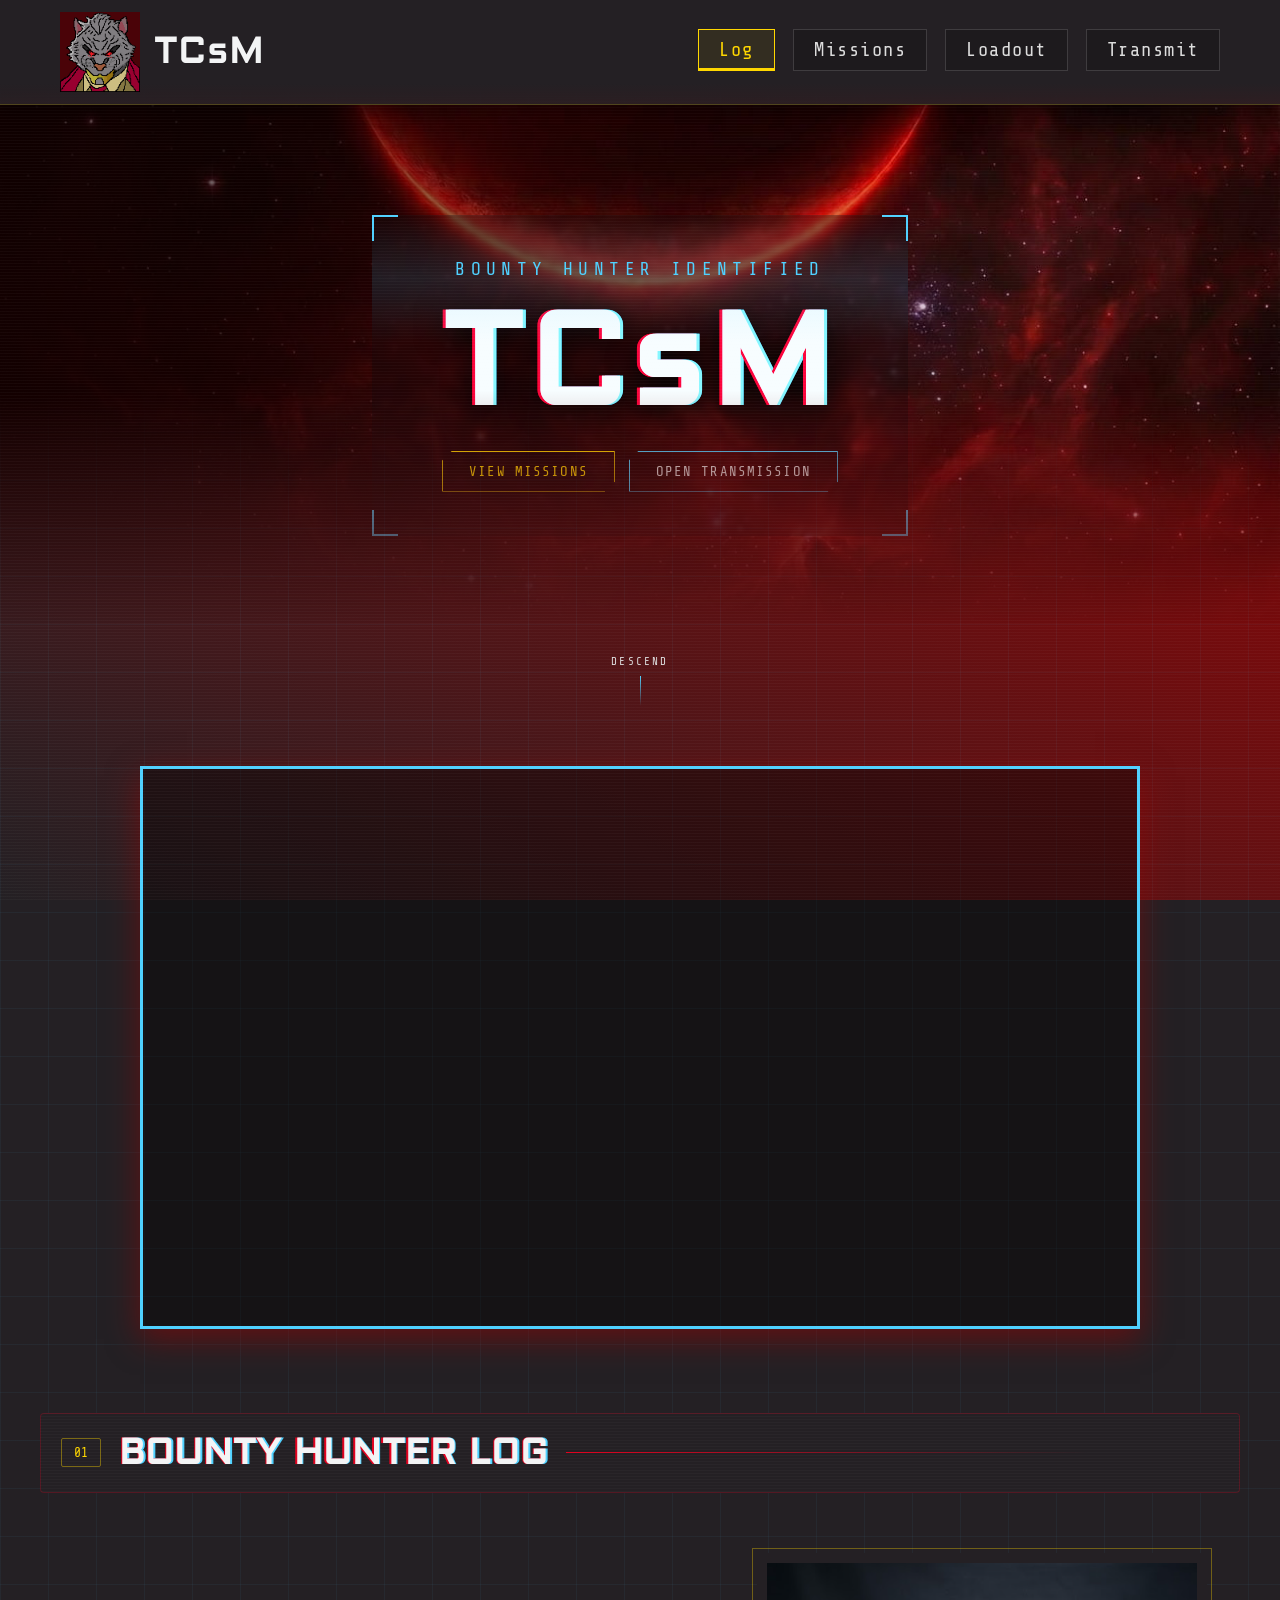
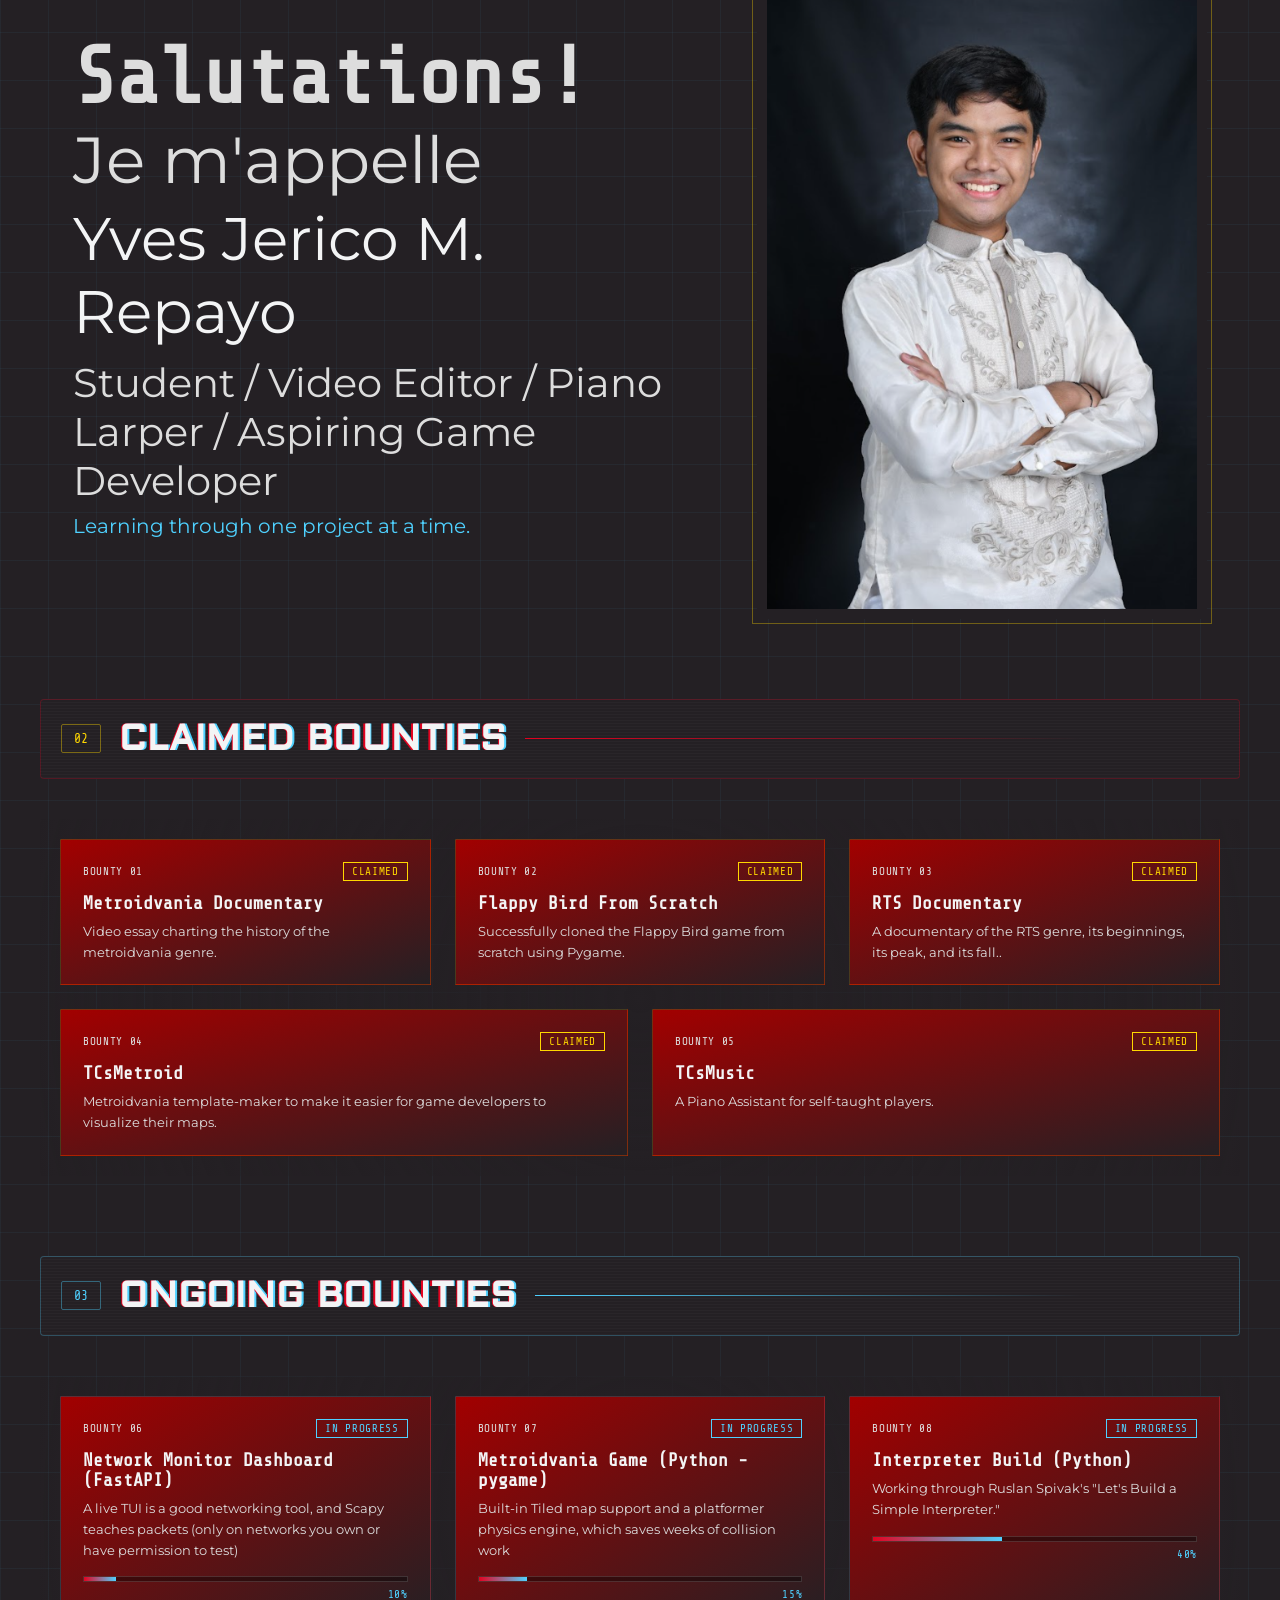
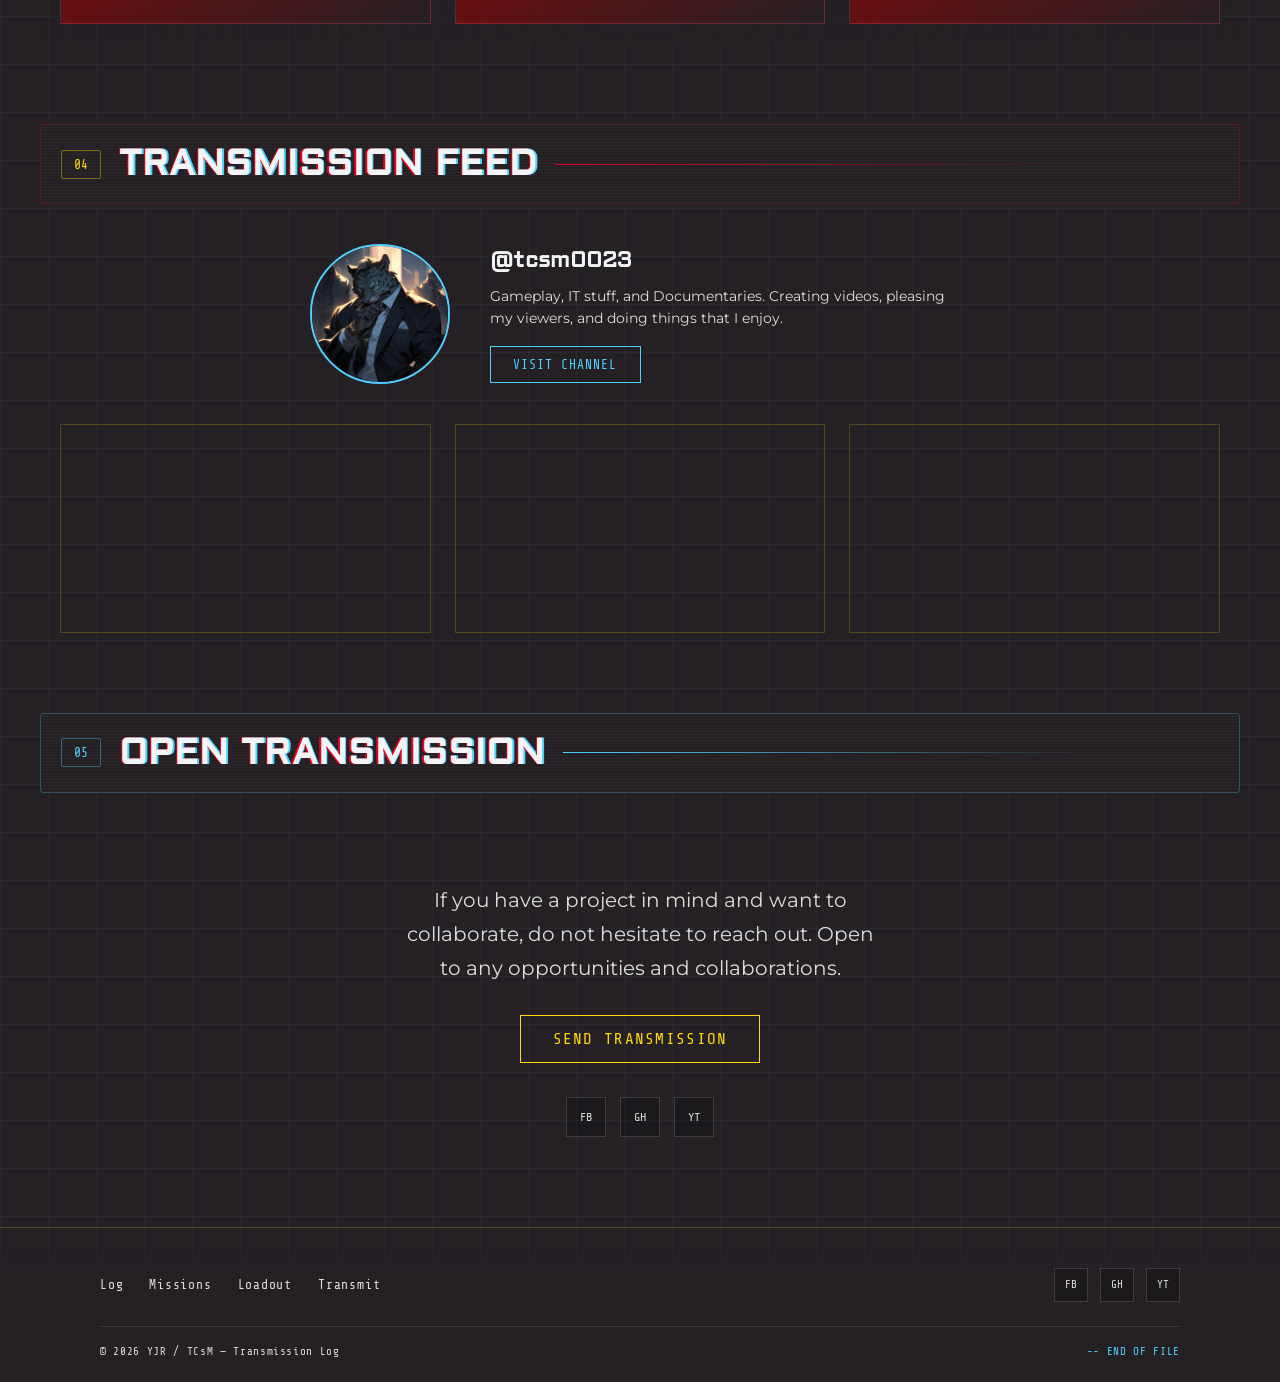
<file: index.html>
<!DOCTYPE html>
<html lang="en">
<head>
    <meta charset="UTF-8">
    <meta name="viewport" content="width=device-width, initial-scale=1.0">
    <title>Home · YJR / TCsM</title>
    <meta name="description" content="Portfolio of Yves Jerico Repayo (TCsM): student, video editor and aspiring game developer.">
    <meta name="theme-color" content="#242024">
    <link rel="icon" href="images/favicon.png" type="image/png">
    <link rel="stylesheet" href="css/style.css">
    <script src="js/init.js"></script>
</head>
<body class="page-index">
    <div class="scanlines"></div>
    <div class="starfield"></div>
    <div class="bg-animated-box" aria-hidden="true">
        <div></div><div></div><div></div><div></div><div></div>
        <div></div><div></div><div></div><div></div><div></div>
    </div>
    <div class="container">
        <header class="main-site-header">
            <div class="logo-container">
                <a href="index.html"><img src="images/logo.png" alt="TCsM logo"></a>
                <h1><a href="index.html">TCsM</a></h1>
            </div>

            <button class="header-nav-toggle" id="navToggle" aria-controls="headerNav" aria-expanded="false" aria-label="Toggle navigation">
                <span></span><span></span><span></span>
            </button>

            <nav class="header-nav" id="headerNav" aria-label="Main">
                <ul>
                    <li><a href="index.html" class="nav-link active" aria-current="page">Log</a></li>
                    <li><a href="projects.html" class="nav-link">Missions</a></li>
                    <li><a href="about.html" class="nav-link">Loadout</a></li>
                    <li><a href="contact.html" class="nav-link">Transmit</a></li>
                </ul>
            </nav>
        </header>
        <main>
            <div class="main-home-hero-banner">
                <div class="main-home-hero-frame">
                    <p class="main-home-hero-tag">Bounty Hunter Identified</p>
                    <h1 class="main-home-hero-title" data-text="TCsM">TCsM</h1>
                    <div class="hero-actions">
                        <a href="projects.html" class="btn">View Missions</a>
                        <a href="contact.html" class="btn ghost">Open Transmission</a>
                    </div>
                </div>
            </div>

            <div class="scroll-cue">
                <span>DESCEND</span>
                <span class="line"></span>
            </div>

            <section class="demo-reel reveal">
                <iframe src="https://www.youtube.com/embed/8fC8Ao0-UB4" title="CHANNEL TRAILER / DEMO REEL | TCsM - Yves Jerico Repayo" loading="lazy" allow="accelerometer; clipboard-write; encrypted-media; gyroscope; picture-in-picture; web-share" referrerpolicy="strict-origin-when-cross-origin" allowfullscreen></iframe>            </section>

            <div class="main-section-header red"><span class="main-section-header-id">01</span><h2>Bounty Hunter Log</h2><span class="main-section-header-rule"></span></div>            <div class="main-container">
                <section class="home-content">
                    <h2>Salutations!</h2>
                    <p id="paragraph-1">Je m&#039;appelle</p>
                    <p id="paragraph-name">Yves Jerico M. Repayo</p>
                    <p id="paragraph-2">Student / Video Editor / Piano Larper / Aspiring Game Developer</p>
                    <p id="paragraph-3">Learning through one project at a time.</p>
                </section>
                <section class="picture">
                    <img src="images/yvesjerico.png" alt="Yves Jerico Repayo">
                </section>
            </div>

            <div class="main-section-header red"><span class="main-section-header-id">02</span><h2>Claimed Bounties</h2><span class="main-section-header-rule"></span></div>            <div class="main-claimed-bounties">
                <div class="main-claimed-bounties-flex">
                    <article class="bounty-card reveal">
                        <div class="bounty-card-top">
                            <span class="bounty-id">BOUNTY 01</span>
                            <span class="bounty-status">CLAIMED</span>
                        </div>
                        <h3>Metroidvania Documentary</h3>
                        <p>Video essay charting the history of the metroidvania genre.</p>
                    </article>
                    <article class="bounty-card reveal">
                        <div class="bounty-card-top">
                            <span class="bounty-id">BOUNTY 02</span>
                            <span class="bounty-status">CLAIMED</span>
                        </div>
                        <h3>Flappy Bird From Scratch</h3>
                        <p>Successfully cloned the Flappy Bird game from scratch using Pygame.</p>
                    </article>
                    <article class="bounty-card reveal">
                        <div class="bounty-card-top">
                            <span class="bounty-id">BOUNTY 03</span>
                            <span class="bounty-status">CLAIMED</span>
                        </div>
                        <h3>RTS Documentary</h3>
                        <p>A documentary of the RTS genre, its beginnings, its peak, and its fall..</p>
                    </article>
                    <article class="bounty-card reveal">
                        <div class="bounty-card-top">
                            <span class="bounty-id">BOUNTY 04</span>
                            <span class="bounty-status">CLAIMED</span>
                        </div>
                        <h3>TCsMetroid</h3>
                        <p>Metroidvania template-maker to make it easier for game developers to visualize their maps.</p>
                    </article>
                    <article class="bounty-card reveal">
                        <div class="bounty-card-top">
                            <span class="bounty-id">BOUNTY 05</span>
                            <span class="bounty-status">CLAIMED</span>
                        </div>
                        <h3>TCsMusic</h3>
                        <p>A Piano Assistant for self-taught players.</p>
                    </article>
                </div>
            </div>

            <div class="main-section-header blue"><span class="main-section-header-id">03</span><h2>Ongoing Bounties</h2><span class="main-section-header-rule"></span></div>            <div class="main-ongoing-bounties">
                <div class="main-ongoing-bounties-flex">
                    <article class="main-ongoing-bounties-card reveal">
                        <div class="main-ongoing-bounties-card-top">
                            <span class="main-ongoing-bounties-tag">BOUNTY 06</span>
                            <span class="main-ongoing-bounties-status">IN PROGRESS</span>
                        </div>
                        <h3>Network Monitor Dashboard (FastAPI)</h3>
                        <p>A live TUI is a good networking tool, and Scapy teaches packets (only on networks you own or have permission to test)</p>
                        <div class="main-ongoing-bounties-bar" role="progressbar" aria-valuenow="10" aria-valuemin="0" aria-valuemax="100">
                            <span style="width: 10%"></span>
                        </div>
                        <div class="main-ongoing-bounties-percent">10%</div>
                    </article>
                    <article class="main-ongoing-bounties-card reveal">
                        <div class="main-ongoing-bounties-card-top">
                            <span class="main-ongoing-bounties-tag">BOUNTY 07</span>
                            <span class="main-ongoing-bounties-status">IN PROGRESS</span>
                        </div>
                        <h3>Metroidvania Game (Python - pygame)</h3>
                        <p>Built-in Tiled map support and a platformer physics engine, which saves weeks of collision work</p>
                        <div class="main-ongoing-bounties-bar" role="progressbar" aria-valuenow="15" aria-valuemin="0" aria-valuemax="100">
                            <span style="width: 15%"></span>
                        </div>
                        <div class="main-ongoing-bounties-percent">15%</div>
                    </article>
                    <article class="main-ongoing-bounties-card reveal">
                        <div class="main-ongoing-bounties-card-top">
                            <span class="main-ongoing-bounties-tag">BOUNTY 08</span>
                            <span class="main-ongoing-bounties-status">IN PROGRESS</span>
                        </div>
                        <h3>Interpreter Build (Python)</h3>
                        <p>Working through Ruslan Spivak&#039;s &quot;Let&#039;s Build a Simple Interpreter.&quot;</p>
                        <div class="main-ongoing-bounties-bar" role="progressbar" aria-valuenow="40" aria-valuemin="0" aria-valuemax="100">
                            <span style="width: 40%"></span>
                        </div>
                        <div class="main-ongoing-bounties-percent">40%</div>
                    </article>
                </div>
            </div>

            <div class="main-section-header red"><span class="main-section-header-id">04</span><h2>Transmission Feed</h2><span class="main-section-header-rule"></span></div>            <div class="main-youtube-section">
                <div class="main-youtube-channel reveal">
                    <div class="main-youtube-channel-logo">
                        <a href="https://www.youtube.com/@tcsm0023" target="_blank" rel="noopener">
                            <img src="images/yt-logo.png" alt="TCsM YouTube channel logo">
                        </a>
                    </div>
                    <div class="main-youtube-channel-desc">
                        <h3>@tcsm0023</h3>
                        <p>Gameplay, IT stuff, and Documentaries. Creating videos, pleasing my viewers, and doing things that I enjoy.</p>
                        <a href="https://www.youtube.com/@tcsm0023" class="main-youtube-channel-btn" target="_blank" rel="noopener">Visit Channel</a>
                    </div>
                </div>
                <div class="main-youtube-videos">
                    <div class="main-youtube-video reveal"><iframe src="https://www.youtube-nocookie.com/embed/Ee-V3XdmNcM" title="Resurgence: The Genre That Refused to Die" loading="lazy" allow="accelerometer; clipboard-write; encrypted-media; gyroscope; picture-in-picture; web-share" referrerpolicy="strict-origin-when-cross-origin" allowfullscreen></iframe></div>
                    <div class="main-youtube-video reveal"><iframe src="https://www.youtube-nocookie.com/embed/jhulM61cWGE" title="Reviewing a Network Infrastructure for a High School | Cisco Packet Tracer" loading="lazy" allow="accelerometer; clipboard-write; encrypted-media; gyroscope; picture-in-picture; web-share" referrerpolicy="strict-origin-when-cross-origin" allowfullscreen></iframe></div>
                    <div class="main-youtube-video reveal"><iframe src="https://www.youtube-nocookie.com/embed/LBxhcQClx58" title="The Faithful: Shall Be Rewarded" loading="lazy" allow="accelerometer; clipboard-write; encrypted-media; gyroscope; picture-in-picture; web-share" referrerpolicy="strict-origin-when-cross-origin" allowfullscreen></iframe></div>
                </div>
            </div>

            <div class="main-section-header blue"><span class="main-section-header-id">05</span><h2>Open Transmission</h2><span class="main-section-header-rule"></span></div>            <div class="main-contact-section">
                <div class="main-contact-panel reveal">
                    <p class="main-contact-desc">If you have a project in mind and want to collaborate, do not hesitate to reach out. Open to any opportunities and collaborations.</p>
                    <a href="contact.html" class="main-contact-email-btn">Send Transmission</a>
                    <div class="main-contact-social">
                        <a href="https://www.facebook.com/yvesjerico.repayo" aria-label="Facebook" target="_blank" rel="noopener">FB</a>
                        <a href="https://github.com/TCsM23" aria-label="GitHub" target="_blank" rel="noopener">GH</a>
                        <a href="https://www.youtube.com/@tcsm0023" aria-label="YouTube" target="_blank" rel="noopener">YT</a>
                    </div>
                </div>
            </div>
        </main>
        <footer>
            <div class="footer-container">
                <div class="footer-top">
                    <nav class="footer-nav" aria-label="Footer">
                        <a href="index.html">Log</a>
                        <a href="projects.html">Missions</a>
                        <a href="about.html">Loadout</a>
                        <a href="contact.html">Transmit</a>
                    </nav>
                    <div class="footer-social">
                        <a href="https://www.facebook.com/yvesjerico.repayo" aria-label="Facebook" target="_blank" rel="noopener">FB</a>
                        <a href="https://github.com/TCsM23" aria-label="GitHub" target="_blank" rel="noopener">GH</a>
                        <a href="https://www.youtube.com/@tcsm0023" aria-label="YouTube" target="_blank" rel="noopener">YT</a>
                    </div>
                </div>
                <div class="footer-bottom">
                    <p>&copy; 2026 YJR / TCsM — Transmission Log</p>
                    <p class="footer-tag">-- END OF FILE</p>
                </div>
            </div>
        </footer>
    </div>
    <script src="js/script.js"></script>
</body>
</html>
</file>
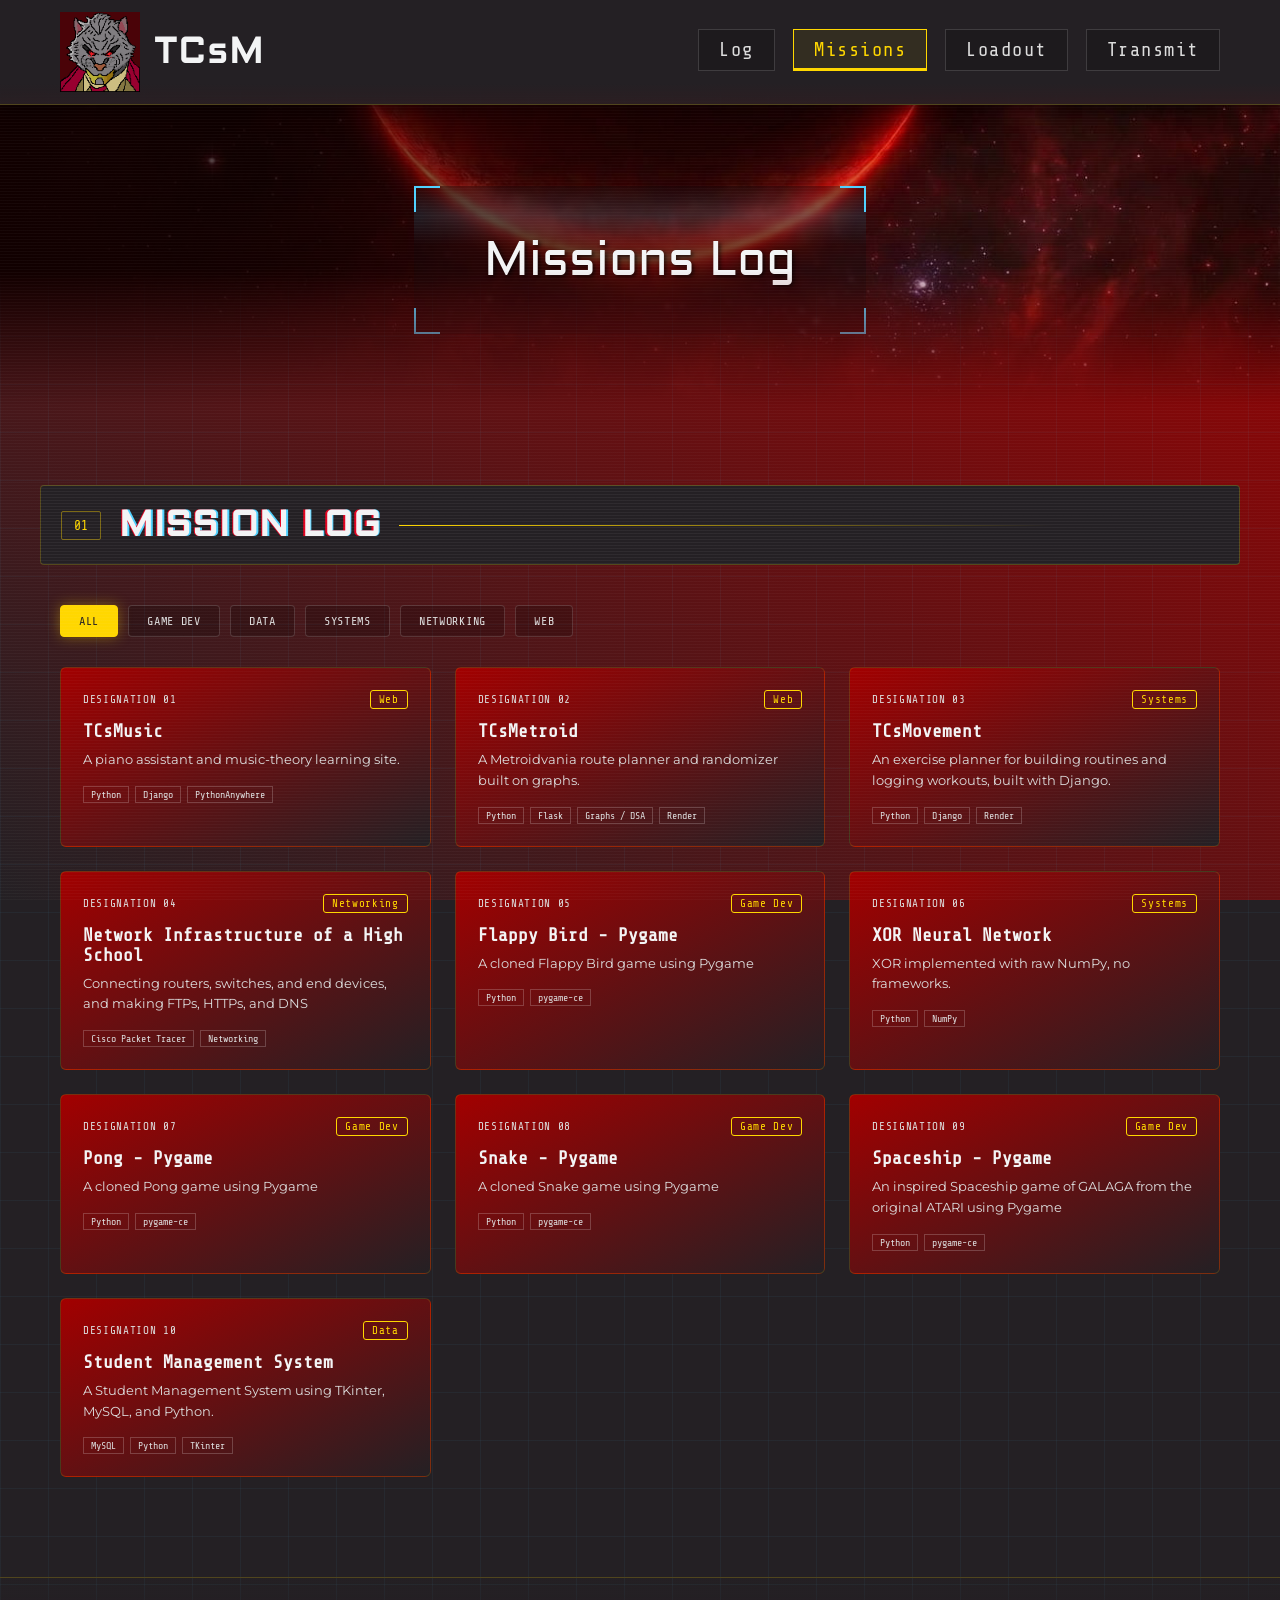
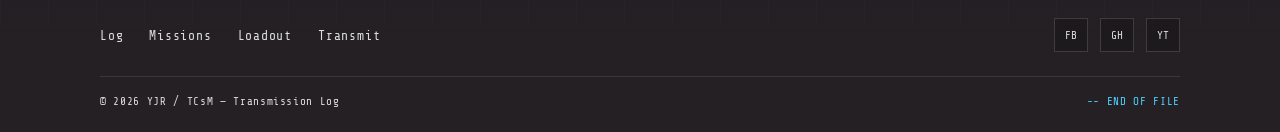
<file: projects.html>
<!DOCTYPE html>
<html lang="en">
<head>
    <meta charset="UTF-8">
    <meta name="viewport" content="width=device-width, initial-scale=1.0">
    <title>Missions · YJR / TCsM</title>
    <meta name="description" content="Portfolio of Yves Jerico Repayo (TCsM): student, video editor and aspiring game developer.">
    <meta name="theme-color" content="#242024">
    <link rel="icon" href="images/favicon.png" type="image/png">
    <link rel="stylesheet" href="css/style.css">
    <script src="js/init.js"></script>
</head>
<body class="page-projects">
    <div class="scanlines"></div>
    <div class="starfield"></div>
    <div class="bg-animated-box" aria-hidden="true">
        <div></div><div></div><div></div><div></div><div></div>
        <div></div><div></div><div></div><div></div><div></div>
    </div>
    <div class="container">
        <header class="main-site-header">
            <div class="logo-container">
                <a href="index.html"><img src="images/logo.png" alt="TCsM logo"></a>
                <h1><a href="index.html">TCsM</a></h1>
            </div>

            <button class="header-nav-toggle" id="navToggle" aria-controls="headerNav" aria-expanded="false" aria-label="Toggle navigation">
                <span></span><span></span><span></span>
            </button>

            <nav class="header-nav" id="headerNav" aria-label="Main">
                <ul>
                    <li><a href="index.html" class="nav-link">Log</a></li>
                    <li><a href="projects.html" class="nav-link active" aria-current="page">Missions</a></li>
                    <li><a href="about.html" class="nav-link">Loadout</a></li>
                    <li><a href="contact.html" class="nav-link">Transmit</a></li>
                </ul>
            </nav>
        </header>
        <main>
            <div class="main-page-hero-banner">
                <div class="main-page-hero-frame"><p>Missions Log</p></div>
            </div>

            <div class="main-section-header gold"><span class="main-section-header-id">01</span><h2>Mission Log</h2><span class="main-section-header-rule"></span></div>
            <div class="main-missions-filter" role="group" aria-label="Filter missions by category">
                <button type="button" class="main-missions-filter-btn active" data-filter="all">All</button>
                <button type="button" class="main-missions-filter-btn" data-filter="game-dev">Game Dev</button>
                <button type="button" class="main-missions-filter-btn" data-filter="data">Data</button>
                <button type="button" class="main-missions-filter-btn" data-filter="systems">Systems</button>
                <button type="button" class="main-missions-filter-btn" data-filter="networking">Networking</button>
                <button type="button" class="main-missions-filter-btn" data-filter="web">Web</button>
            </div>

            <div class="main-missions-grid" id="missionsGrid">
                <a href="#mission-01" class="main-missions-card" data-category="web">
                    <div class="main-missions-card-top">
                        <span class="main-missions-card-id">DESIGNATION 01</span>
                        <span class="main-missions-card-cat">Web</span>
                    </div>
                    <h3>TCsMusic</h3>
                    <p>A piano assistant and music-theory learning site.</p>
                    <div class="main-missions-card-stack">
                        <span>Python</span>
                        <span>Django</span>
                        <span>PythonAnywhere</span>
                    </div>
                </a>
                <a href="#mission-02" class="main-missions-card" data-category="web">
                    <div class="main-missions-card-top">
                        <span class="main-missions-card-id">DESIGNATION 02</span>
                        <span class="main-missions-card-cat">Web</span>
                    </div>
                    <h3>TCsMetroid</h3>
                    <p>A Metroidvania route planner and randomizer built on graphs.</p>
                    <div class="main-missions-card-stack">
                        <span>Python</span>
                        <span>Flask</span>
                        <span>Graphs / DSA</span>
                        <span>Render</span>
                    </div>
                </a>
                <a href="#mission-03" class="main-missions-card" data-category="systems">
                    <div class="main-missions-card-top">
                        <span class="main-missions-card-id">DESIGNATION 03</span>
                        <span class="main-missions-card-cat">Systems</span>
                    </div>
                    <h3>TCsMovement</h3>
                    <p>An exercise planner for building routines and logging workouts, built with Django.</p>
                    <div class="main-missions-card-stack">
                        <span>Python</span>
                        <span>Django</span>
                        <span>Render</span>
                    </div>
                </a>
                <a href="#mission-04" class="main-missions-card" data-category="networking">
                    <div class="main-missions-card-top">
                        <span class="main-missions-card-id">DESIGNATION 04</span>
                        <span class="main-missions-card-cat">Networking</span>
                    </div>
                    <h3>Network Infrastructure of a High School</h3>
                    <p>Connecting routers, switches, and end devices, and making FTPs, HTTPs, and DNS</p>
                    <div class="main-missions-card-stack">
                        <span>Cisco Packet Tracer</span>
                        <span>Networking</span>
                    </div>
                </a>
                <a href="#mission-05" class="main-missions-card" data-category="game-dev">
                    <div class="main-missions-card-top">
                        <span class="main-missions-card-id">DESIGNATION 05</span>
                        <span class="main-missions-card-cat">Game Dev</span>
                    </div>
                    <h3>Flappy Bird - Pygame</h3>
                    <p>A cloned Flappy Bird game using Pygame</p>
                    <div class="main-missions-card-stack">
                        <span>Python</span>
                        <span>pygame-ce</span>
                    </div>
                </a>
                <a href="#mission-06" class="main-missions-card" data-category="systems">
                    <div class="main-missions-card-top">
                        <span class="main-missions-card-id">DESIGNATION 06</span>
                        <span class="main-missions-card-cat">Systems</span>
                    </div>
                    <h3>XOR Neural Network</h3>
                    <p>XOR implemented with raw NumPy, no frameworks.</p>
                    <div class="main-missions-card-stack">
                        <span>Python</span>
                        <span>NumPy</span>
                    </div>
                </a>
                <a href="#mission-07" class="main-missions-card" data-category="game-dev">
                    <div class="main-missions-card-top">
                        <span class="main-missions-card-id">DESIGNATION 07</span>
                        <span class="main-missions-card-cat">Game Dev</span>
                    </div>
                    <h3>Pong - Pygame</h3>
                    <p>A cloned Pong game using Pygame</p>
                    <div class="main-missions-card-stack">
                        <span>Python</span>
                        <span>pygame-ce</span>
                    </div>
                </a>
                <a href="#mission-08" class="main-missions-card" data-category="game-dev">
                    <div class="main-missions-card-top">
                        <span class="main-missions-card-id">DESIGNATION 08</span>
                        <span class="main-missions-card-cat">Game Dev</span>
                    </div>
                    <h3>Snake - Pygame</h3>
                    <p>A cloned Snake game using Pygame</p>
                    <div class="main-missions-card-stack">
                        <span>Python</span>
                        <span>pygame-ce</span>
                    </div>
                </a>
                <a href="#mission-09" class="main-missions-card" data-category="game-dev">
                    <div class="main-missions-card-top">
                        <span class="main-missions-card-id">DESIGNATION 09</span>
                        <span class="main-missions-card-cat">Game Dev</span>
                    </div>
                    <h3>Spaceship - Pygame</h3>
                    <p>An inspired Spaceship game of GALAGA from the original ATARI using Pygame</p>
                    <div class="main-missions-card-stack">
                        <span>Python</span>
                        <span>pygame-ce</span>
                    </div>
                </a>
                <a href="#mission-10" class="main-missions-card" data-category="data">
                    <div class="main-missions-card-top">
                        <span class="main-missions-card-id">DESIGNATION 10</span>
                        <span class="main-missions-card-cat">Data</span>
                    </div>
                    <h3>Student Management System</h3>
                    <p>A Student Management System using TKinter, MySQL, and Python.</p>
                    <div class="main-missions-card-stack">
                        <span>MySQL</span>
                        <span>Python</span>
                        <span>TKinter</span>
                    </div>
                </a>
            </div>

            <div id="mission-01" class="main-missions-modal" role="dialog" aria-modal="true" aria-label="TCsMusic">
                <a href="#missions-closed" class="main-missions-modal-backdrop" aria-label="Close" tabindex="-1"></a>
                <div class="main-missions-modal-content">
                    <a href="#missions-closed" class="main-missions-modal-close" aria-label="Close">&times;</a>
                    <div class="main-missions-modal-scroll">
                    <span class="main-missions-modal-cat">Web</span>
                    <h2>TCsMusic</h2>
                    <div class="main-missions-modal-media">
                        <img src="images/projects-info/tcsmusic.png" alt="TCsMusic homepage screenshot" loading="lazy">
                    </div>
                    <p class="main-missions-modal-date">Oct 2026</p>
                    <p>When I first conceptualized this, I thought I was going to only make it for myself, I wanted a piano guider to help me play and learn faster, so I created a system for it. It was
			originally a chord guide for me to understand where the chords placer are, a scale and progression guide for me to memorize it. But as I go along creating this project. I thought that I should expand it,
   make it more available to other struggling self-taught players like me. So I improved on it, referenced other systems such as FL Studio. Now this is the current version of my TCsMusic</p>
                    <div class="main-missions-modal-stack">
                        <span>Python</span>
                        <span>Django</span>
                        <span>PythonAnywhere</span>
                    </div>
                    <div class="main-missions-modal-links">
                        <a href="https://tcsm.pythonanywhere.com" target="_blank" rel="noopener">Live Site</a>
                        <a href="https://github.com/TCsM23/CreatingPianoAssistant.git" target="_blank" rel="noopener">Source Code</a>
                    </div>
                    </div>
                </div>
            </div>
            <div id="mission-02" class="main-missions-modal" role="dialog" aria-modal="true" aria-label="TCsMetroid">
                <a href="#missions-closed" class="main-missions-modal-backdrop" aria-label="Close" tabindex="-1"></a>
                <div class="main-missions-modal-content">
                    <a href="#missions-closed" class="main-missions-modal-close" aria-label="Close">&times;</a>
                    <div class="main-missions-modal-scroll">
                    <span class="main-missions-modal-cat">Web</span>
                    <h2>TCsMetroid</h2>
                    <div class="main-missions-modal-media">
                        <img src="images/projects-info/tcsmetroid.png" alt="TCsMetroid route planner screenshot" loading="lazy">
                    </div>
                    <p class="main-missions-modal-date">Oct 2026</p>
                    <p>I created this because I am planning to make a Metroidvania game, but I stuggle on how the map layout should look like, so I thought of an idea that I should
			make a system for it. A system that will help me to create map templates for matroidvanias. This will not only help me, but other metroidvania game developers.</p>
                    <div class="main-missions-modal-stack">
                        <span>Python</span>
                        <span>Flask</span>
                        <span>Graphs / DSA</span>
                        <span>Render</span>
                    </div>
                    <div class="main-missions-modal-links">
                        <a href="https://tcsmetroid.onrender.com" target="_blank" rel="noopener">Live App</a>
                        <a href="https://github.com/TCsM23/YOUR-REPO" target="_blank" rel="noopener">Source Code</a>
                    </div>
                    </div>
                </div>
            </div>
            <div id="mission-03" class="main-missions-modal" role="dialog" aria-modal="true" aria-label="TCsMovement">
                <a href="#missions-closed" class="main-missions-modal-backdrop" aria-label="Close" tabindex="-1"></a>
                <div class="main-missions-modal-content">
                    <a href="#missions-closed" class="main-missions-modal-close" aria-label="Close">&times;</a>
                    <div class="main-missions-modal-scroll">
                    <span class="main-missions-modal-cat">Systems</span>
                    <h2>TCsMovement</h2>
                    <div class="main-missions-modal-media">
                        <img src="images/projects-info/tcsmovement.png" alt="TCsMovement screenshot" loading="lazy">
                    </div>
                    <p class="main-missions-modal-date">Oct 17, 2026</p>
                    <p>An exercise planner I designed and built with Django. You can create your own exercises and put them into routines with a warm-up, a workout, and a cool-down, including stretching routines. It has user accounts and a database, and is deployed on Render.</p>
                    <div class="main-missions-modal-stack">
                        <span>Python</span>
                        <span>Django</span>
                        <span>Render</span>
                    </div>
                    <div class="main-missions-modal-links">
                        <a href="https://tcsmovement.onrender.com" target="_blank" rel="noopener">Live Site</a>
                        <a href="https://github.com/TCsM23/TCsMovement" target="_blank" rel="noopener">Source Code</a>
                    </div>
                    </div>
                </div>
            </div>
            <div id="mission-04" class="main-missions-modal" role="dialog" aria-modal="true" aria-label="Network Infrastructure of a High School">
                <a href="#missions-closed" class="main-missions-modal-backdrop" aria-label="Close" tabindex="-1"></a>
                <div class="main-missions-modal-content">
                    <a href="#missions-closed" class="main-missions-modal-close" aria-label="Close">&times;</a>
                    <div class="main-missions-modal-scroll">
                    <span class="main-missions-modal-cat">Networking</span>
                    <h2>Network Infrastructure of a High School</h2>
                    <div class="main-missions-modal-media">
                        <iframe src="https://www.youtube-nocookie.com/embed/jhulM61cWGE" title="Reviewing a Network Infrastructure for a High School | Cisco Packet Tracer" loading="lazy" allow="accelerometer; clipboard-write; encrypted-media; gyroscope; picture-in-picture; web-share" referrerpolicy="strict-origin-when-cross-origin" allowfullscreen></iframe>                    </div>
                    <p class="main-missions-modal-date">Apr 28, 2026</p>
                    <p>I created a Network Infrastructure of my High School. I used Cisco Packet Tracer for it, I designed the network with 1 main router, and 4 helper routers, I divided the school&#039;s infrastructure by categorization, I took all public areas and created pools for the public, I took all the internal areas and created pools for the internal part of the school, the ComLabs have their own pools as well. I added FTP, HTTP, and DNS to it to showcase how the network actually flows in packet tracer.</p>
                    <div class="main-missions-modal-stack">
                        <span>Cisco Packet Tracer</span>
                        <span>Networking</span>
                    </div>
                    <div class="main-missions-modal-links">
                        <a href="https://www.youtube.com/watch?v=jhulM61cWGE" target="_blank" rel="noopener">YT Link</a>
                    </div>
                    </div>
                </div>
            </div>
            <div id="mission-05" class="main-missions-modal" role="dialog" aria-modal="true" aria-label="Flappy Bird - Pygame">
                <a href="#missions-closed" class="main-missions-modal-backdrop" aria-label="Close" tabindex="-1"></a>
                <div class="main-missions-modal-content">
                    <a href="#missions-closed" class="main-missions-modal-close" aria-label="Close">&times;</a>
                    <div class="main-missions-modal-scroll">
                    <span class="main-missions-modal-cat">Game Dev</span>
                    <h2>Flappy Bird - Pygame</h2>
                    <div class="main-missions-modal-media">
                        <img src="images/projects-info/flappy-bird.png" alt="Flappy Bird clone screenshot" loading="lazy">
                    </div>
                    <p class="main-missions-modal-date">Jun 26, 2026</p>
                    <p>Using Python and the Pygame Library. I cloned the Flappy Bird game, by using some assets from the internet and watched tutorial on how to use the pygame library, I thought of my own way on how to make the gravity and the movement of the pipes, it was hard but eventually, I got the gist of it.</p>
                    <div class="main-missions-modal-stack">
                        <span>Python</span>
                        <span>pygame-ce</span>
                    </div>
                    <div class="main-missions-modal-links">
                        <a href="https://github.com/TCsM23/CreatingFlappyBirdFinal" target="_blank" rel="noopener">Source Code</a>
                    </div>
                    </div>
                </div>
            </div>
            <div id="mission-06" class="main-missions-modal" role="dialog" aria-modal="true" aria-label="XOR Neural Network">
                <a href="#missions-closed" class="main-missions-modal-backdrop" aria-label="Close" tabindex="-1"></a>
                <div class="main-missions-modal-content">
                    <a href="#missions-closed" class="main-missions-modal-close" aria-label="Close">&times;</a>
                    <div class="main-missions-modal-scroll">
                    <span class="main-missions-modal-cat">Systems</span>
                    <h2>XOR Neural Network</h2>
                    <div class="main-missions-modal-media">
                        <img src="images/projects-info/XOR.png" alt="XOR Neural Network output" loading="lazy">
                    </div>
                    <p class="main-missions-modal-date">Jul 02, 2026</p>
                    <p>Probably the hardest thing to learn, never touch ML without having a significant background and knowledge on coding.</p>
                    <div class="main-missions-modal-stack">
                        <span>Python</span>
                        <span>NumPy</span>
                    </div>
                    <div class="main-missions-modal-links">
                        <a href="https://github.com/TCsM23/XOR-Simple-Neural" target="_blank" rel="noopener">Source Code</a>
                    </div>
                    </div>
                </div>
            </div>
            <div id="mission-07" class="main-missions-modal" role="dialog" aria-modal="true" aria-label="Pong - Pygame">
                <a href="#missions-closed" class="main-missions-modal-backdrop" aria-label="Close" tabindex="-1"></a>
                <div class="main-missions-modal-content">
                    <a href="#missions-closed" class="main-missions-modal-close" aria-label="Close">&times;</a>
                    <div class="main-missions-modal-scroll">
                    <span class="main-missions-modal-cat">Game Dev</span>
                    <h2>Pong - Pygame</h2>
                    <div class="main-missions-modal-media">
                        <img src="images/projects-info/pong.png" alt="Pong clone screenshot" loading="lazy">
                    </div>
                    <p class="main-missions-modal-date">Jun 26, 2026</p>
                    <p>Same thing with the Flappy Bird game, this was the first game I coded from scratch using pygame, discovering timers, and events.</p>
                    <div class="main-missions-modal-stack">
                        <span>Python</span>
                        <span>pygame-ce</span>
                    </div>
                    <div class="main-missions-modal-links">
                        <a href="https://github.com/TCsM23/CreatingPong" target="_blank" rel="noopener">Source Code</a>
                    </div>
                    </div>
                </div>
            </div>
            <div id="mission-08" class="main-missions-modal" role="dialog" aria-modal="true" aria-label="Snake - Pygame">
                <a href="#missions-closed" class="main-missions-modal-backdrop" aria-label="Close" tabindex="-1"></a>
                <div class="main-missions-modal-content">
                    <a href="#missions-closed" class="main-missions-modal-close" aria-label="Close">&times;</a>
                    <div class="main-missions-modal-scroll">
                    <span class="main-missions-modal-cat">Game Dev</span>
                    <h2>Snake - Pygame</h2>
                    <div class="main-missions-modal-media">
                        <img src="images/projects-info/snake.png" alt="Snake clone screenshot" loading="lazy">
                    </div>
                    <p class="main-missions-modal-date">Jun 12, 2026</p>
                    <p>The first thing I coded in Summer of 2026, I wanted to learn how to make a snake game, but this was tutorial-based. I was introduced to pygame and the more I used it the more I wanted to make more games.</p>
                    <div class="main-missions-modal-stack">
                        <span>Python</span>
                        <span>pygame-ce</span>
                    </div>
                    <div class="main-missions-modal-links">
                        <a href="https://github.com/TCsM23/CreatingSnakeWithPygame" target="_blank" rel="noopener">Source Code</a>
                    </div>
                    </div>
                </div>
            </div>
            <div id="mission-09" class="main-missions-modal" role="dialog" aria-modal="true" aria-label="Spaceship - Pygame">
                <a href="#missions-closed" class="main-missions-modal-backdrop" aria-label="Close" tabindex="-1"></a>
                <div class="main-missions-modal-content">
                    <a href="#missions-closed" class="main-missions-modal-close" aria-label="Close">&times;</a>
                    <div class="main-missions-modal-scroll">
                    <span class="main-missions-modal-cat">Game Dev</span>
                    <h2>Spaceship - Pygame</h2>
                    <div class="main-missions-modal-media">
                        <img src="images/projects-info/spaceship.png" alt="Spaceship game screenshot" loading="lazy">
                    </div>
                    <p class="main-missions-modal-date">Jun 15, 2026</p>
                    <p>The second tutorial-based pygame game I created, it was the first time I was introduced to events in pygame. Making this was the first time I discovered how to use display surfaces.</p>
                    <div class="main-missions-modal-stack">
                        <span>Python</span>
                        <span>pygame-ce</span>
                    </div>
                    <div class="main-missions-modal-links">
                        <a href="https://github.com/TCsM23/CreatingSpaceshipGame" target="_blank" rel="noopener">Source Code</a>
                    </div>
                    </div>
                </div>
            </div>
            <div id="mission-10" class="main-missions-modal" role="dialog" aria-modal="true" aria-label="Student Management System">
                <a href="#missions-closed" class="main-missions-modal-backdrop" aria-label="Close" tabindex="-1"></a>
                <div class="main-missions-modal-content">
                    <a href="#missions-closed" class="main-missions-modal-close" aria-label="Close">&times;</a>
                    <div class="main-missions-modal-scroll">
                    <span class="main-missions-modal-cat">Data</span>
                    <h2>Student Management System</h2>
                    <div class="main-missions-modal-media">
                        <img src="images/projects-info/student-management.png" alt="Student Management System screenshot" loading="lazy">
                    </div>
                    <p class="main-missions-modal-date">Jun 24, 2026</p>
                    <p>This is a Student Grade Management System that I created, because I was inspired by the first-years that I paneled and graded. I wanted to create something of my own, and utilize my knowledge in MySQL and Python.</p>
                    <div class="main-missions-modal-stack">
                        <span>MySQL</span>
                        <span>Python</span>
                        <span>TKinter</span>
                    </div>
                    <div class="main-missions-modal-links">
                        <a href="https://github.com/TCsM23/Student-Grade-Management-System" target="_blank" rel="noopener">Source Code</a>
                    </div>
                    </div>
                </div>
            </div>
        </main>
        <footer>
            <div class="footer-container">
                <div class="footer-top">
                    <nav class="footer-nav" aria-label="Footer">
                        <a href="index.html">Log</a>
                        <a href="projects.html">Missions</a>
                        <a href="about.html">Loadout</a>
                        <a href="contact.html">Transmit</a>
                    </nav>
                    <div class="footer-social">
                        <a href="https://www.facebook.com/yvesjerico.repayo" aria-label="Facebook" target="_blank" rel="noopener">FB</a>
                        <a href="https://github.com/TCsM23" aria-label="GitHub" target="_blank" rel="noopener">GH</a>
                        <a href="https://www.youtube.com/@tcsm0023" aria-label="YouTube" target="_blank" rel="noopener">YT</a>
                    </div>
                </div>
                <div class="footer-bottom">
                    <p>&copy; 2026 YJR / TCsM — Transmission Log</p>
                    <p class="footer-tag">-- END OF FILE</p>
                </div>
            </div>
        </footer>
    </div>
    <script src="js/script.js"></script>
</body>
</html>
</file>
<file: css/style.css>
/* ==========================================================
   TCsM — Scan Visor Portfolio
   Class naming: main-<page/which>-<what it is>-<role/what's inside>
   Breakpoints: Desktop (default) · Laptop ≤1024 · Tablet ≤768 · Mobile ≤480
   ========================================================== */

/* ---------- TOKENS ---------- */
:root{
    --accent-red:#E30220;
    --crimson-red:#A20000;
    --bg-black:#242024;
    --text-grey:#DDDDDD;
    --off-white:#F3F4F5;
    --gold-accent:#FFD700;
    --scan-blue:#4FD1FF;

    --font-display:'Aldrich', sans-serif;
    --font-mono:'Share_Tech_Mono', monospace;
    --font-body:'Montserrat', sans-serif;

    --maxw:1200px;
    --gutter:20px;
    --scan-glow:0 0 20px rgba(79,209,255,0.25);
}

/* ---------- FONTS ---------- */
@font-face{ font-family:'Aldrich'; src:url('../fonts/Aldrich-Regular.ttf') format('truetype'); font-display:swap; }
@font-face{ font-family:'Share_Tech_Mono'; src:url('../fonts/ShareTechMono-Regular.ttf') format('truetype'); font-display:swap; }
@font-face{ font-family:'Montserrat'; src:url('../fonts/Montserrat-VariableFont_wght.ttf') format('truetype'); font-weight:100 900; font-display:swap; }

/* ---------- BASE ---------- */
*{ margin:0; padding:0; box-sizing:border-box; }

html{ scroll-behavior:smooth; background:var(--bg-black); }

body{
    min-height:100vh;
    overflow-x:hidden;
    color:var(--text-grey);
    font-family:var(--font-body);
    background:linear-gradient(to bottom left, var(--crimson-red), var(--bg-black)) fixed no-repeat;
}

h1{ font-family:var(--font-display); }
h2, h3, h4, button{ font-family:var(--font-mono); }
p{ font-family:var(--font-body); }
img{ max-width:100%; display:block; }
a{ color:inherit; }

main{ min-height:100vh; }

.container{
    background-image:
        linear-gradient(rgba(79,209,255,0.05) 1px, transparent 1px),
        linear-gradient(90deg, rgba(79,209,255,0.05) 1px, transparent 1px);
    background-size:48px 48px;
}

:focus-visible{ outline:2px solid var(--scan-blue); outline-offset:3px; }

::selection{ background:var(--accent-red); color:var(--off-white); }

/* ---------- ATMOSPHERE ---------- */
.scanlines{
    position:fixed; inset:0; z-index:50; pointer-events:none; opacity:0.03;
    background:repeating-linear-gradient(0deg, #fff 0, #fff 1px, transparent 1px, transparent 3px);
}

.starfield{
    position:fixed; inset:0; z-index:-2; pointer-events:none;
    background-image:
        radial-gradient(1.5px 1.5px at 10% 20%, #fff, transparent),
        radial-gradient(1px 1px at 25% 65%, #fff, transparent),
        radial-gradient(1px 1px at 40% 15%, rgba(255,255,255,0.7), transparent),
        radial-gradient(1.5px 1.5px at 55% 80%, #fff, transparent),
        radial-gradient(1px 1px at 70% 35%, rgba(255,255,255,0.6), transparent),
        radial-gradient(1px 1px at 85% 60%, #fff, transparent),
        radial-gradient(1.5px 1.5px at 95% 10%, rgba(255,255,255,0.8), transparent),
        radial-gradient(1px 1px at 15% 90%, #fff, transparent);
    background-size:300px 300px;
    animation:twinkle 5s ease-in-out infinite alternate;
}

/* Drifting scan-nodes */
.bg-animated-box{ position:fixed; inset:0; z-index:-1; overflow:hidden; pointer-events:none; }

.bg-animated-box div{
    position:absolute; bottom:-40px;
    width:22px; height:22px;
    border:1px solid var(--scan-blue);
    box-shadow:0 0 6px rgba(79,209,255,0.5);
    transform:rotate(45deg);
    opacity:0;
    animation:driftUp 14s linear infinite;
}
.bg-animated-box div::after{
    content:''; position:absolute; top:50%; left:50%;
    width:3px; height:3px; border-radius:50%;
    background:var(--scan-blue);
    box-shadow:0 0 8px 2px rgba(79,209,255,0.8);
    transform:translate(-50%,-50%);
}
.bg-animated-box div:nth-child(1){ left:6%;  animation-delay:0s;  animation-duration:16s; }
.bg-animated-box div:nth-child(2){ left:16%; animation-delay:3s;  animation-duration:12s; width:14px; height:14px; }
.bg-animated-box div:nth-child(3){ left:27%; animation-delay:7s;  animation-duration:18s; }
.bg-animated-box div:nth-child(4){ left:38%; animation-delay:1s;  animation-duration:13s; width:30px; height:30px; }
.bg-animated-box div:nth-child(5){ left:49%; animation-delay:9s;  animation-duration:15s; width:12px; height:12px; }
.bg-animated-box div:nth-child(6){ left:60%; animation-delay:4s;  animation-duration:17s; }
.bg-animated-box div:nth-child(7){ left:71%; animation-delay:11s; animation-duration:12s; width:18px; height:18px; }
.bg-animated-box div:nth-child(8){ left:82%; animation-delay:2s;  animation-duration:19s; width:28px; height:28px; }
.bg-animated-box div:nth-child(9){ left:90%; animation-delay:6s;  animation-duration:14s; }
.bg-animated-box div:nth-child(10){ left:96%; animation-delay:10s; animation-duration:16s; width:14px; height:14px; }

/* ---------- KEYFRAMES ---------- */
@keyframes twinkle{ from{ opacity:0.4; } to{ opacity:0.9; } }
@keyframes driftUp{
    0%{ transform:translateY(0) rotate(45deg); opacity:0; }
    10%{ opacity:0.7; }
    60%{ opacity:0.5; }
    80%{ opacity:0; }
    100%{ transform:translateY(-70vh) rotate(405deg); opacity:0; }
}
@keyframes fadeDown{ from{ opacity:0; transform:translateY(-20px); } to{ opacity:1; transform:none; } }
@keyframes fadeUp{ from{ opacity:0; transform:translateY(20px); } to{ opacity:1; transform:none; } }
@keyframes fadeLeft{ from{ opacity:0; transform:translateX(20px); } to{ opacity:1; transform:none; } }
@keyframes fadeRight{ from{ opacity:0; transform:translateX(-20px); } to{ opacity:1; transform:none; } }
@keyframes fadeIn{ from{ opacity:0; } to{ opacity:1; } }
@keyframes fillProgress{ from{ width:0; } }
@keyframes drop{
    0%{ transform:translateY(0); opacity:0; }
    50%{ opacity:1; }
    100%{ transform:translateY(14px); opacity:0; }
}
@keyframes tankCharge{ from{ opacity:0; transform:scaleY(0.2); } to{ opacity:1; transform:none; } }
@keyframes glitch{
    0%, 92%, 100%{ transform:translate(0); clip-path:inset(0 0 0 0); }
    93%{ transform:translate(-3px, 1px); clip-path:inset(20% 0 55% 0); }
    95%{ transform:translate(3px, -1px); clip-path:inset(60% 0 10% 0); }
    97%{ transform:translate(-2px, 0); clip-path:inset(35% 0 35% 0); }
}
@keyframes sweep{ from{ transform:translateY(-100%); } to{ transform:translateY(100%); } }

/* ---------- SCROLL REVEAL (JS adds .js to <html>) ---------- */
.js .reveal{ opacity:0; transform:translateY(24px); transition:opacity 0.7s ease, transform 0.7s ease; }
.js .reveal.in{ opacity:1; transform:none; }

/* ---------- HEADER ---------- */
.main-site-header{
    position:sticky; top:0; z-index:1000;
    display:flex; align-items:center; justify-content:space-between;
    padding:12px clamp(20px, 5vw, 60px);
    background:linear-gradient(180deg, var(--bg-black) 80%, rgba(36,32,36,0.92));
    border-bottom:1px solid rgba(255,215,0,0.2);
    box-shadow:0 4px 20px rgba(0,0,0,0.4);
    animation:fadeDown 0.8s ease both;
}

.logo-container{ display:flex; align-items:center; gap:14px; transition:transform 0.3s ease; }
.logo-container:hover{ transform:scale(1.05); }
.logo-container img{ width:clamp(48px, 8vw, 80px); height:auto; transition:filter 0.3s ease; }
.logo-container:hover img{ filter:drop-shadow(0 0 8px rgba(79,209,255,0.6)); }
.logo-container h1{ font-size:clamp(20px, 4vw, 36px); letter-spacing:0.06em; color:var(--off-white); }
.logo-container h1 a{ text-decoration:none; color:inherit; transition:color 0.3s ease, text-shadow 0.3s ease; }
.logo-container:hover h1 a{ color:var(--scan-blue); text-shadow:0 0 8px rgba(79,209,255,0.5); }

.header-nav ul{ display:flex; list-style:none; gap:clamp(10px, 1.6vw, 18px); }

.nav-link{
    position:relative; display:inline-block; overflow:hidden;
    font-family:var(--font-mono);
    font-size:clamp(15px, 1.6vw, 19px);
    letter-spacing:0.08em;
    text-decoration:none;
    color:var(--text-grey);
    padding:9px 20px;
    border:1px solid rgba(255,255,255,0.15);
    background:rgba(0,0,0,0.2);
    transition:color 0.3s ease, border-color 0.3s ease, box-shadow 0.3s ease;
}
.nav-link::after{
    content:''; position:absolute; top:0; left:-100%; width:60%; height:100%;
    background:linear-gradient(90deg, transparent, rgba(79,209,255,0.35), transparent);
    transition:left 0.6s ease;
}
.nav-link:hover{ color:var(--scan-blue); border-color:var(--scan-blue); box-shadow:0 0 16px rgba(79,209,255,0.35); }
.nav-link:hover::after{ left:120%; }

/* current page */
.nav-link.active{
    color:var(--gold-accent);
    border-color:var(--gold-accent);
    background:rgba(255,215,0,0.07);
    box-shadow:inset 0 -2px 0 var(--gold-accent);
}

.header-nav-toggle{
    display:none; flex-direction:column; justify-content:center; align-items:center; gap:5px;
    width:42px; height:42px; padding:8px;
    background:transparent; border:1px solid rgba(255,255,255,0.15); border-radius:4px; cursor:pointer;
}
.header-nav-toggle span{ display:block; width:22px; height:2px; background:var(--off-white); border-radius:2px; transition:transform 0.3s ease, opacity 0.3s ease, background 0.3s ease; }
.header-nav-toggle:hover span{ background:var(--scan-blue); }
.header-nav-toggle.open span:nth-child(1){ transform:translateY(7px) rotate(45deg); }
.header-nav-toggle.open span:nth-child(2){ opacity:0; }
.header-nav-toggle.open span:nth-child(3){ transform:translateY(-7px) rotate(-45deg); }

/* ---------- SECTION HEADERS (shared by every page) ---------- */
.main-section-header{
    display:flex; align-items:center; gap:18px;
    max-width:var(--maxw);
    margin:80px auto 40px;
    padding:16px var(--gutter);
    background:
        repeating-linear-gradient(0deg, rgba(255,255,255,0.025) 0, rgba(255,255,255,0.025) 1px, transparent 1px, transparent 3px),
        var(--bg-black);
    border:1px solid rgba(227,2,32,0.25);
    border-radius:4px;
    --tone:var(--accent-red);
}
.main-section-header.gold{ --tone:var(--gold-accent); border-color:rgba(255,215,0,0.22); }
.main-section-header.blue{ --tone:var(--scan-blue);   border-color:rgba(79,209,255,0.28); }

.main-section-header-id{
    flex-shrink:0;
    font-family:var(--font-mono); font-size:13px;
    color:var(--gold-accent);
    border:1px solid rgba(255,215,0,0.4);
    padding:6px 12px; border-radius:2px;
}
.main-section-header.blue .main-section-header-id{ color:var(--scan-blue); border-color:rgba(79,209,255,0.4); }

.main-section-header h2{
    font-family:var(--font-display);
    font-size:clamp(22px, 4vw, 36px);
    letter-spacing:0.03em; text-transform:uppercase;
    color:var(--off-white);
    text-shadow:-1.5px 0 var(--accent-red), 1.5px 0 var(--scan-blue);
    white-space:nowrap;
}
.main-section-header-rule{ flex:1; height:1px; background:linear-gradient(90deg, var(--tone), transparent 80%); }

/* ---------- HOME: HERO ---------- */
.main-home-hero-banner,
.main-page-hero-banner{
    display:flex; justify-content:center; align-items:center;
    width:100%;
    background-image:
        linear-gradient(225deg, transparent 20%, #110000 90%),
        url('../images/skill-hero-banner.jpg');
    background-size:cover; background-position:center 10%; background-repeat:no-repeat;
    -webkit-mask-image:linear-gradient(to bottom, black 55%, transparent 100%);
            mask-image:linear-gradient(to bottom, black 55%, transparent 100%);
    animation:fadeIn 1.4s ease both;
}
.main-home-hero-banner{ min-height:clamp(320px, 55vw, 520px); padding:90px var(--gutter) 70px; }
.main-page-hero-banner{ min-height:clamp(200px, 30vw, 300px); padding:60px var(--gutter) 50px; }

/* HUD frame with corner brackets */
.main-home-hero-frame,
.main-page-hero-frame{
    position:relative;
    display:flex; flex-direction:column; align-items:center; gap:22px;
    padding:clamp(24px, 4vw, 44px) clamp(24px, 6vw, 70px);
    background:rgba(20,10,14,0.35);
    backdrop-filter:blur(2px);
    background-image:
        linear-gradient(var(--scan-blue), var(--scan-blue)), linear-gradient(var(--scan-blue), var(--scan-blue)),
        linear-gradient(var(--scan-blue), var(--scan-blue)), linear-gradient(var(--scan-blue), var(--scan-blue)),
        linear-gradient(var(--scan-blue), var(--scan-blue)), linear-gradient(var(--scan-blue), var(--scan-blue)),
        linear-gradient(var(--scan-blue), var(--scan-blue)), linear-gradient(var(--scan-blue), var(--scan-blue));
    background-size:26px 2px, 2px 26px, 26px 2px, 2px 26px, 26px 2px, 2px 26px, 26px 2px, 2px 26px;
    background-position:left top, left top, right top, right top, left bottom, left bottom, right bottom, right bottom;
    background-repeat:no-repeat;
    overflow:hidden;
}
/* scan sweep */
.main-home-hero-frame::after,
.main-page-hero-frame::after{
    content:''; position:absolute; inset:0; pointer-events:none;
    background:linear-gradient(180deg, transparent, rgba(79,209,255,0.12), transparent);
    height:40%;
    animation:sweep 4.5s linear infinite;
}

.main-home-hero-tag{
    font-family:var(--font-mono);
    font-size:clamp(12px, 2.4vw, 18px);
    letter-spacing:0.3em; text-transform:uppercase;
    color:var(--scan-blue);
}

.main-home-hero-title{
    position:relative;
    font-size:clamp(3.2rem, 14vw, 8rem);
    line-height:1;
    letter-spacing:0.06em;
    color:var(--off-white);
    text-shadow:-3px 0 var(--accent-red), 3px 0 var(--scan-blue), 0 6px 30px rgba(0,0,0,0.7);
}
.main-home-hero-title::before{
    content:attr(data-text);
    position:absolute; inset:0;
    color:var(--scan-blue);
    mix-blend-mode:screen;
    animation:glitch 6s infinite;
    pointer-events:none;
}

.main-page-hero-frame p{
    font-family:var(--font-display);
    font-size:clamp(1.4rem, 6vw, 3rem);
    color:var(--off-white);
    text-align:center;
    text-shadow:2px 2px 4px rgba(0,0,0,0.7);
}

.hero-actions{ display:flex; flex-wrap:wrap; justify-content:center; gap:14px; }

.btn{
    font-family:var(--font-mono); font-size:14px; letter-spacing:0.08em; text-transform:uppercase; text-decoration:none;
    padding:12px 26px;
    border:1px solid var(--gold-accent); color:var(--gold-accent);
    clip-path:polygon(10px 0, 100% 0, 100% calc(100% - 10px), calc(100% - 10px) 100%, 0 100%, 0 10px);
    transition:all 0.25s ease;
}
.btn:hover{ background:var(--gold-accent); color:var(--bg-black); box-shadow:0 0 22px rgba(255,215,0,0.4); }
.btn.ghost{ border-color:var(--scan-blue); color:var(--text-grey); }
.btn.ghost:hover{ color:var(--scan-blue); background:rgba(79,209,255,0.12); box-shadow:0 0 16px rgba(79,209,255,0.3); }

.scroll-cue{
    display:flex; flex-direction:column; align-items:center; gap:8px;
    margin:30px auto 60px;
    font-family:var(--font-mono); font-size:11px; letter-spacing:0.2em;
}
.scroll-cue .line{ width:1px; height:30px; background:linear-gradient(var(--scan-blue), transparent); animation:drop 1.8s ease-in-out infinite; }

/* ---------- HOME: STATS STRIP ---------- */
.main-home-stats-strip{
    display:flex; flex-wrap:wrap; gap:16px;
    max-width:var(--maxw); margin:0 auto 40px; padding:0 var(--gutter);
}
.main-home-stats-item{
    flex:1 1 200px;
    display:flex; flex-direction:column; align-items:center; gap:4px;
    padding:18px 12px;
    background:rgba(0,0,0,0.3);
    border:1px solid rgba(79,209,255,0.2);
    border-top:2px solid var(--scan-blue);
}
.main-home-stats-value{ font-family:var(--font-display); font-size:clamp(28px, 4vw, 40px); color:var(--gold-accent); }
.main-home-stats-label{ font-family:var(--font-mono); font-size:12px; letter-spacing:0.12em; text-transform:uppercase; }

/* ---------- HOME: DEMO REEL ---------- */
.demo-reel{ max-width:1000px; width:calc(100% - 2 * var(--gutter)); margin:30px auto 60px; aspect-ratio:16/9; }
.demo-reel iframe{
    width:100%; height:100%; border:3px solid var(--scan-blue); padding:10px;
    background:rgba(0,0,0,0.4);
    box-shadow:0 10px 30px rgba(162,0,0,0.5);
}

/* ---------- HOME: INTRO ---------- */
.main-container{
    max-width:1500px; min-height:70vh;
    margin:0 auto 40px; padding:20px var(--gutter) 0;
    display:flex; justify-content:space-evenly; align-items:center; gap:30px;
}
.home-content{ max-width:600px; }
.home-content h2{ font-size:clamp(32px, 8vw, 80px); margin-bottom:5px; animation:fadeUp 1s 0.2s ease both; }
#paragraph-1{    font-size:clamp(24px, 6vw, 65px);    line-height:1; margin-bottom:10px; animation:fadeUp 1s 0.5s ease both; }
#paragraph-name{ font-size:clamp(22px, 5.5vw, 60px); margin-bottom:10px; color:var(--off-white); animation:fadeUp 1s 0.5s ease both; }
#paragraph-2{    font-size:clamp(16px, 3.5vw, 40px); margin-bottom:8px; animation:fadeUp 1s 0.8s ease both; }
#paragraph-3{    font-size:clamp(15px, 2vw, 20px);   line-height:1.3; color:var(--scan-blue); animation:fadeUp 1s 1.1s ease both; }

.picture{ display:flex; justify-content:center; }
.picture img{
    width:100%; max-width:450px; height:auto;
    border:10px solid var(--bg-black);
    outline:1px solid rgba(255,215,0,0.35); outline-offset:4px;
    transition:transform 0.3s ease, box-shadow 0.3s ease;
}
.picture img:hover{ transform:translateY(-5px); box-shadow:0 10px 30px rgba(162,0,0,0.5), 0 0 15px rgba(243,244,245,0.2); }

/* ---------- HOME: BOUNTIES ---------- */
.main-claimed-bounties, .main-ongoing-bounties{ margin-bottom:40px; }

.main-claimed-bounties-flex,
.main-ongoing-bounties-flex{
    display:flex; flex-wrap:wrap; gap:24px;
    max-width:var(--maxw); margin:0 auto; padding:20px;
    background:radial-gradient(circle at 50% 50%, var(--bg-black), transparent);
}

.bounty-card,
.main-ongoing-bounties-card{
    flex:1 1 calc(33.333% - 24px); min-width:260px;
    background:linear-gradient(to bottom right, var(--crimson-red), var(--bg-black));
    border:1px solid rgba(255,215,0,0.15);
    padding:22px;
    transition:border-color 0.3s ease, transform 0.3s ease, box-shadow 0.3s ease, opacity 0.7s ease;
}
.main-ongoing-bounties-card{ border-color:rgba(79,209,255,0.15); }

.bounty-card:hover,
.main-ongoing-bounties-card:hover{ border-color:var(--scan-blue); transform:translateY(-4px); box-shadow:var(--scan-glow); }

.bounty-card-top,
.main-ongoing-bounties-card-top{
    display:flex; justify-content:space-between; align-items:center; gap:8px;
    margin-bottom:12px;
    font-family:var(--font-mono); font-size:11px; letter-spacing:0.06em;
}
.bounty-status{ color:var(--gold-accent); border:1px solid var(--gold-accent); padding:2px 8px; }
.main-ongoing-bounties-status{ color:var(--scan-blue); border:1px solid var(--scan-blue); padding:2px 8px; }

.bounty-card h3,
.main-ongoing-bounties-card h3{ font-size:18px; color:var(--off-white); margin-bottom:8px; }
.bounty-card p,
.main-ongoing-bounties-card p{ font-size:13px; line-height:1.6; }
.main-ongoing-bounties-card p{ margin-bottom:16px; }

.main-ongoing-bounties-bar{ height:6px; background:rgba(0,0,0,0.4); border:1px solid rgba(255,255,255,0.15); overflow:hidden; margin-bottom:6px; }
.main-ongoing-bounties-bar span{ display:block; height:100%; background:linear-gradient(to right, var(--accent-red), var(--scan-blue)); animation:fillProgress 1.5s ease-out both; }
.main-ongoing-bounties-percent{ font-family:var(--font-mono); font-size:11px; letter-spacing:0.06em; color:var(--scan-blue); text-align:right; }

/* ---------- HOME: YOUTUBE ---------- */
.main-youtube-channel{
    display:flex; justify-content:center; align-items:center; gap:40px;
    max-width:var(--maxw); margin:0 auto 40px; padding:0 var(--gutter);
}
.main-youtube-channel-logo img{
    width:clamp(80px, 20vw, 140px); height:clamp(80px, 20vw, 140px);
    border-radius:50%; object-fit:cover; border:2px solid var(--scan-blue);
    transition:transform 0.3s ease, box-shadow 0.3s ease;
}
.main-youtube-channel-logo img:hover{ transform:scale(1.08) rotate(4deg); box-shadow:var(--scan-glow); }
.main-youtube-channel-desc h3{ font-family:var(--font-display); font-size:22px; color:var(--off-white); margin-bottom:10px; }
.main-youtube-channel-desc p{ font-size:14px; line-height:1.6; max-width:480px; margin-bottom:16px; }

.main-youtube-channel-btn{
    display:inline-block;
    font-family:var(--font-mono); font-size:13px; letter-spacing:0.08em; text-transform:uppercase; text-decoration:none;
    color:var(--scan-blue); border:1px solid var(--scan-blue); padding:10px 22px;
    transition:all 0.25s ease;
}
.main-youtube-channel-btn:hover{ background:rgba(79,209,255,0.12); box-shadow:0 0 16px rgba(79,209,255,0.3); }

.main-youtube-videos{ display:flex; flex-wrap:wrap; gap:24px; max-width:var(--maxw); margin:0 auto 40px; padding:0 var(--gutter); }
.main-youtube-video{
    flex:1 1 calc(33.333% - 24px); min-width:260px; aspect-ratio:16/9; overflow:hidden;
    border:1px solid rgba(255,215,0,0.2);
    transition:border-color 0.3s ease, box-shadow 0.3s ease, opacity 0.7s ease, transform 0.7s ease;
}
.main-youtube-video:hover{ border-color:var(--scan-blue); box-shadow:var(--scan-glow); }
.main-youtube-video iframe{ width:100%; height:100%; border:0; }

/* ---------- HOME: CONTACT CTA ---------- */
.main-contact-panel{ max-width:700px; margin:20px auto 40px; padding:50px 40px; text-align:center; }
.main-contact-desc{ font-size:clamp(16px, 2.2vw, 20px); line-height:1.7; max-width:480px; margin:0 auto 30px; }
.main-contact-email-btn{
    display:inline-block;
    font-family:var(--font-mono); font-size:16px; letter-spacing:0.08em; text-transform:uppercase; text-decoration:none;
    color:var(--gold-accent); border:1px solid var(--gold-accent); padding:14px 32px;
    transition:all 0.25s ease;
}
.main-contact-email-btn:hover{ background:var(--gold-accent); color:var(--bg-black); box-shadow:0 0 22px rgba(255,215,0,0.4); }

.main-contact-social{ display:flex; justify-content:center; gap:14px; margin-top:34px; }
.main-contact-social a,
.footer-social a{
    display:flex; align-items:center; justify-content:center;
    width:40px; height:40px;
    border:1px solid rgba(255,255,255,0.15);
    font-family:var(--font-mono); font-size:12px; letter-spacing:0.04em; text-decoration:none;
    background:rgba(0,0,0,0.2);
    transition:color 0.25s ease, border-color 0.25s ease, box-shadow 0.25s ease;
}
.main-contact-social a:hover,
.footer-social a:hover{ color:var(--scan-blue); border-color:var(--scan-blue); box-shadow:0 0 12px rgba(79,209,255,0.35); }

/* ---------- MISSIONS ---------- */
.main-missions-filter{ display:flex; flex-wrap:wrap; gap:10px; max-width:var(--maxw); margin:0 auto 30px; padding:0 var(--gutter); }
.main-missions-filter-btn{
    font-size:12px; letter-spacing:0.06em; text-transform:uppercase;
    color:var(--text-grey); background:rgba(0,0,0,0.2);
    border:1px solid rgba(255,255,255,0.15); border-radius:4px;
    padding:8px 18px; cursor:pointer; transition:all 0.25s ease;
}
.main-missions-filter-btn:hover{ border-color:var(--scan-blue); color:var(--scan-blue); }
.main-missions-filter-btn.active{ background:var(--gold-accent); border-color:var(--gold-accent); color:var(--bg-black); box-shadow:0 0 14px rgba(255,215,0,0.35); }

.main-missions-grid{
    display:grid; grid-template-columns:repeat(3, 1fr); gap:24px;
    max-width:var(--maxw); margin:0 auto 100px; padding:0 var(--gutter);
}

.main-missions-card{
    position:relative; overflow:hidden; isolation:isolate; display:block;
    text-decoration:none;
    background:linear-gradient(to bottom right, var(--crimson-red), var(--bg-black));
    border:1px solid rgba(255,215,0,0.15); border-radius:6px;
    padding:22px;
    transition:border-color 0.3s ease, transform 0.3s ease, box-shadow 0.3s ease;
}
.main-missions-card.hidden{ display:none; }
.main-missions-card.span-2{ grid-column:span 2; }
.main-missions-card:hover{ transform:translateY(-6px) scale(1.015); border-color:var(--scan-blue); box-shadow:0 0 24px rgba(79,209,255,0.25), 0 15px 35px rgba(0,0,0,0.4); }

.main-missions-card::after{
    content:''; position:absolute; top:0; left:-100%; width:60%; height:100%; z-index:1; pointer-events:none;
    background:linear-gradient(90deg, transparent, rgba(79,209,255,0.15), transparent);
    transition:left 0.6s ease;
}
.main-missions-card:hover::after{ left:120%; }

.main-missions-card::before{
    content:''; position:absolute; inset:8px; pointer-events:none; opacity:0; transition:opacity 0.3s ease;
    background:
        linear-gradient(90deg, var(--scan-blue) 0 12px, transparent 12px) top left / 20px 1px no-repeat,
        linear-gradient(90deg, var(--scan-blue) 0 12px, transparent 12px) bottom right / 20px 1px no-repeat,
        linear-gradient(0deg, var(--scan-blue) 0 12px, transparent 12px) top left / 1px 20px no-repeat,
        linear-gradient(0deg, var(--scan-blue) 0 12px, transparent 12px) bottom right / 1px 20px no-repeat;
}
.main-missions-card:hover::before{ opacity:1; }

.main-missions-card-top{ display:flex; justify-content:space-between; align-items:center; gap:8px; margin-bottom:12px; font-family:var(--font-mono); font-size:11px; letter-spacing:0.06em; }
.main-missions-card-cat{ color:var(--gold-accent); border:1px solid var(--gold-accent); padding:2px 8px; border-radius:3px; }

.main-missions-card h3{ position:relative; display:inline-block; font-size:18px; color:var(--off-white); margin-bottom:8px; }
.main-missions-card h3::after{
    content:''; position:absolute; left:0; bottom:-3px; width:0; height:2px;
    background:var(--scan-blue); box-shadow:0 0 8px var(--scan-blue); transition:width 0.4s ease;
}
.main-missions-card:hover h3::after{ width:100%; }
.main-missions-card p{ font-size:13px; line-height:1.6; margin-bottom:16px; }

.main-missions-card-stack,
.main-missions-modal-stack{ display:flex; flex-wrap:wrap; gap:6px; }
.main-missions-card-stack span,
.main-missions-modal-stack span{
    font-family:var(--font-mono); font-size:10px;
    border:1px solid rgba(255,255,255,0.2); padding:2px 7px;
    transition:color 0.25s ease, border-color 0.25s ease;
}
.main-missions-card:hover .main-missions-card-stack span{ color:var(--scan-blue); border-color:var(--scan-blue); }

/* Modals (CSS-only via :target) */
.main-missions-modal{
    position:fixed; inset:0; z-index:2000;
    display:flex; justify-content:center; align-items:center;
    background:rgba(0,0,0,0.9);
    opacity:0; pointer-events:none; transition:opacity 0.3s ease;
}
.main-missions-modal:target{ opacity:1; pointer-events:auto; }

.main-missions-modal-backdrop{ position:absolute; inset:0; cursor:zoom-out; }
.main-missions-modal-content{
    position:relative; width:92%; max-width:780px; max-height:88vh;
    display:flex; flex-direction:column; overflow:hidden;
    background:linear-gradient(to bottom, #120708, var(--crimson-red));
    border:1px solid rgba(255,215,0,0.28); border-radius:12px;
    box-shadow:0 24px 80px rgba(0,0,0,0.7), 0 0 0 1px rgba(0,0,0,0.6);
    transform:translateY(14px) scale(0.98); transition:transform 0.3s ease;
}
.main-missions-modal:target .main-missions-modal-content{ transform:none; }
.main-missions-modal-scroll{
    overflow-y:auto; padding:40px 44px 36px; overscroll-behavior:contain;
    scrollbar-width:thin; scrollbar-color:rgba(255,215,0,0.45) transparent;
}
.main-missions-modal-scroll::-webkit-scrollbar{ width:8px; }
.main-missions-modal-scroll::-webkit-scrollbar-track{ background:transparent; margin:12px 0; }
.main-missions-modal-scroll::-webkit-scrollbar-thumb{ background:rgba(255,215,0,0.35); border-radius:8px; border:2px solid transparent; background-clip:padding-box; }
.main-missions-modal-scroll::-webkit-scrollbar-thumb:hover{ background:rgba(255,215,0,0.7); background-clip:padding-box; border:2px solid transparent; }
body:has(.main-missions-modal:target){ overflow:hidden; }

.main-missions-modal-close{
    position:absolute; top:14px; right:14px; z-index:3;
    display:flex; align-items:center; justify-content:center;
    width:36px; height:36px; border-radius:50%;
    font-size:22px; line-height:1; text-decoration:none;
    color:var(--gold-accent); background:rgba(0,0,0,0.65); border:1px solid rgba(255,215,0,0.5);
    transition:all 0.25s ease;
}
.main-missions-modal-close:hover,
.main-missions-modal-close:focus-visible{ background:var(--gold-accent); color:var(--bg-black); transform:rotate(90deg); box-shadow:0 0 14px rgba(255,215,0,0.4); outline:none; }

.main-missions-modal-cat{ display:inline-block; font-family:var(--font-mono); font-size:11px; color:var(--gold-accent); border:1px solid var(--gold-accent); padding:3px 10px; border-radius:3px; margin-bottom:14px; }
.main-missions-modal-content h2{ font-family:var(--font-display); font-size:clamp(20px, 5vw, 28px); color:var(--off-white); margin-bottom:20px; padding-right:30px; }
.main-missions-modal-media{ margin-bottom:16px; }
.main-missions-modal-media img{ width:100%; display:block; border-radius:8px; border:1px solid rgba(255,255,255,0.12); }
.main-missions-modal-media iframe{ width:100%; aspect-ratio:16/9; border:1px solid rgba(255,255,255,0.12); border-radius:8px; display:block; }
.main-missions-modal-date{ font-family:var(--font-mono); font-size:12px; color:var(--scan-blue); margin-bottom:10px; }
.main-missions-modal-content p{ font-size:14px; line-height:1.75; margin-bottom:22px; }
.main-missions-modal-content .main-missions-modal-date{ margin-bottom:12px; }
.main-missions-modal-stack{ gap:8px; margin-bottom:24px; }
.main-missions-modal-stack span{ font-size:11px; padding:3px 9px; }

.main-missions-modal-links{ display:flex; flex-wrap:wrap; gap:14px; }
.main-missions-modal-links a{
    font-family:var(--font-mono); font-size:12px; letter-spacing:0.06em; text-transform:uppercase; text-decoration:none;
    color:var(--scan-blue); border:1px solid var(--scan-blue); border-radius:4px; padding:8px 18px;
    transition:all 0.25s ease;
}
.main-missions-modal-links a::after{ content:' \2197'; }
.main-missions-modal-links a:hover{ background:rgba(79,209,255,0.12); box-shadow:0 0 14px rgba(79,209,255,0.3); }

/* ---------- ABOUT ---------- */
.main-about-bio,
.main-about-training-list,
.main-about-deployments-list,
.main-about-briefings-list,
.main-about-offduty{ max-width:900px; margin:0 auto 20px; padding:0 var(--gutter); }

.main-about-bio{ font-size:15px; line-height:1.9; }
.main-about-bio p{ padding:22px 26px; background:rgba(0,0,0,0.25); border-left:3px solid var(--gold-accent); }

.main-about-training-list,
.main-about-deployments-list{ display:flex; flex-direction:column; gap:16px; }

.main-about-training-item,
.main-about-deployment-item{ border-left:3px solid var(--gold-accent); padding-left:20px; }
.main-about-deployment-item{ border-left-color:var(--scan-blue); }
.main-about-training-date,
.main-about-deployment-date{ font-family:var(--font-mono); font-size:12px; color:var(--gold-accent); }
.main-about-deployment-date{ color:var(--scan-blue); }
.main-about-training-item h3,
.main-about-deployment-item h3{ font-size:17px; color:var(--off-white); margin:4px 0; }
.main-about-training-item p,
.main-about-deployment-item p{ font-size:13px; }

/* Certificates carousel */
.main-about-upgrades-carousel{ display:flex; align-items:center; gap:16px; max-width:var(--maxw); margin:0 auto 20px; padding:0 var(--gutter); }
.main-about-upgrades-track{ display:flex; gap:20px; overflow-x:auto; scroll-behavior:smooth; scroll-snap-type:x mandatory; padding:4px; scrollbar-width:none; }
.main-about-upgrades-track::-webkit-scrollbar{ display:none; }

.main-about-upgrade-card{
    flex:0 0 260px; scroll-snap-align:start;
    padding:14px;
    background:linear-gradient(to bottom right, var(--crimson-red), var(--bg-black));
    border:1px solid rgba(255,215,0,0.15);
    transition:border-color 0.3s ease, transform 0.3s ease;
}
.main-about-upgrade-card{ cursor:zoom-in; }
.main-about-upgrade-card:focus-visible{ outline:2px solid var(--gold-accent); outline-offset:3px; }
.main-about-upgrade-card:hover{ border-color:var(--scan-blue); transform:translateY(-4px); }
.main-about-upgrade-img{ width:100%; aspect-ratio:4/3; overflow:hidden; border-radius:2px; margin-bottom:12px; }
.main-about-upgrade-img img{ width:100%; height:100%; object-fit:cover; }
.main-about-upgrade-card h3{ font-size:15px; color:var(--off-white); margin-bottom:4px; }
.main-about-upgrade-card p{ font-size:12px; }

.main-about-upgrades-arrow{
    flex-shrink:0; width:42px; height:42px; border-radius:50%;
    border:1px solid var(--gold-accent); background:rgba(0,0,0,0.3); color:var(--gold-accent);
    font-size:14px; cursor:pointer; transition:all 0.25s ease;
}
.main-about-upgrades-arrow:hover{ background:var(--gold-accent); color:var(--bg-black); box-shadow:0 0 16px rgba(255,215,0,0.4); }

/* Certificate lightbox */
.main-about-upgrade-lightbox{
    position:fixed; inset:0; z-index:2000;
    display:flex; justify-content:center; align-items:center;
    background:rgba(0,0,0,0.92); padding:20px;
}
.main-about-upgrade-lightbox[hidden]{ display:none; }
.main-about-upgrade-lightbox-content{ position:relative; max-width:min(1100px, 100%); max-height:100%; display:flex; flex-direction:column; align-items:center; gap:12px; }
.main-about-upgrade-lightbox-img{ max-width:100%; max-height:80vh; width:auto; height:auto; background:#fff; border:1px solid rgba(255,215,0,0.35); border-radius:6px; box-shadow:0 0 40px rgba(0,0,0,0.6); }
.main-about-upgrade-lightbox-caption{ font-family:var(--font-mono); font-size:13px; color:var(--off-white); text-align:center; }
.main-about-upgrade-lightbox-close{
    position:absolute; top:-14px; right:-14px; width:36px; height:36px; border-radius:50%;
    border:1px solid var(--gold-accent); background:var(--bg-black); color:var(--gold-accent);
    font-size:22px; line-height:1; cursor:pointer; transition:all 0.25s ease;
}
.main-about-upgrade-lightbox-close:hover{ background:var(--gold-accent); color:var(--bg-black); }

.main-about-briefings-list{ display:flex; flex-direction:column; gap:10px; }
.main-about-briefing-item{ display:flex; gap:16px; align-items:baseline; font-size:14px; border-bottom:1px solid rgba(255,255,255,0.08); padding-bottom:10px; }
.main-about-briefing-date{ font-family:var(--font-mono); font-size:12px; color:var(--scan-blue); flex-shrink:0; }

/* Loadout tanks */
.main-loadout-flex{ display:flex; flex-direction:column; gap:28px; max-width:var(--maxw); margin:0 auto 20px; padding:0 var(--gutter); }
.main-loadout-skill-top{ display:flex; justify-content:space-between; gap:12px; font-size:15px; color:var(--off-white); margin-bottom:10px; }
.main-loadout-skill-top span:first-child{ font-family:var(--font-body); }
.main-loadout-skill-top span:last-child{ font-family:var(--font-mono); font-size:12px; letter-spacing:0.06em; color:var(--gold-accent); white-space:nowrap; }
.main-loadout-tank{ display:flex; gap:4px; height:18px; }
.main-loadout-tank i{ flex:1; background:rgba(0,0,0,0.4); border:1px solid rgba(255,255,255,0.15); border-radius:2px; }
.main-loadout-tank i.on{ background:var(--accent-red); border-color:var(--accent-red); box-shadow:0 0 8px rgba(227,2,32,0.5); }
.js .main-loadout-skill.in .main-loadout-tank i.on{ animation:tankCharge 0.4s ease both; animation-delay:calc(var(--i) * 80ms); }
.js .main-loadout-skill:not(.in) .main-loadout-tank i.on{ opacity:0; }

.main-about-offduty{ list-style:none; font-size:14px; line-height:1.8; }
.main-about-offduty li::before{ content:'> '; color:var(--scan-blue); font-family:var(--font-mono); }

.main-about-objective-panel{
    max-width:700px; margin:0 auto 20px; padding:24px 30px;
    background:linear-gradient(to bottom right, var(--crimson-red), var(--bg-black));
    border-left:3px solid var(--scan-blue); border-radius:6px;
    font-size:14px; line-height:1.7;
}

/* ---------- CONTACT ---------- */
.main-transmit-flex{ display:flex; flex-wrap:wrap; align-items:center; gap:40px; max-width:var(--maxw); margin:0 auto 100px; padding:0 var(--gutter); }
.main-transmit-picture{ flex:1 1 260px; max-width:300px; }
.main-transmit-picture img{ width:100%; border-radius:8px; border:2px solid var(--gold-accent); transition:transform 0.3s ease, box-shadow 0.3s ease; }
.main-transmit-picture img:hover{ transform:scale(1.03); box-shadow:0 0 20px rgba(255,215,0,0.25); }

.main-transmit-form{ flex:2 1 360px; display:flex; flex-direction:column; gap:16px; padding:30px; background:rgba(0,0,0,0.25); border:1px solid rgba(255,215,0,0.15); border-radius:6px; }
.main-transmit-trap{ position:absolute; left:-9999px; width:1px; height:1px; overflow:hidden; }
.main-transmit-input-group label{ display:block; font-family:var(--font-mono); font-size:18px; letter-spacing:0.06em; color:var(--gold-accent); margin-bottom:6px; }
.main-transmit-input-group input,
.main-transmit-input-group textarea{
    width:100%; font-family:var(--font-body); font-size:14px; color:var(--off-white);
    background:rgba(0,0,0,0.35); border:1px solid rgba(255,255,255,0.15); border-radius:4px;
    padding:12px; resize:vertical; transition:border-color 0.25s ease, box-shadow 0.25s ease;
}
.main-transmit-input-group input:focus,
.main-transmit-input-group textarea:focus{ outline:none; border-color:var(--scan-blue); box-shadow:0 0 10px rgba(79,209,255,0.25); }

.main-transmit-submit-btn{
    font-size:14px; letter-spacing:0.08em; text-transform:uppercase;
    color:var(--gold-accent); background:transparent; border:1px solid var(--gold-accent); border-radius:4px;
    padding:14px; cursor:pointer; transition:all 0.25s ease;
}
.main-transmit-submit-btn:hover{ background:var(--gold-accent); color:var(--bg-black); box-shadow:0 0 20px rgba(255,215,0,0.35); }
.main-transmit-submit-btn:disabled{ opacity:0.6; cursor:not-allowed; }

.main-transmit-status{ font-family:var(--font-mono); font-size:12px; letter-spacing:0.06em; min-height:16px; }
.main-transmit-status.success{ color:var(--scan-blue); }
.main-transmit-status.error{ color:#ff6b7a; }

.main-transmit-info{ flex:1 1 220px; padding:24px; background:rgba(0,0,0,0.25); border-left:3px solid var(--scan-blue); border-radius:4px; }
.main-transmit-info h3{ font-family:var(--font-display); font-size:18px; color:var(--off-white); margin-bottom:16px; }
.main-transmit-info p{ font-size:13px; margin-bottom:12px; overflow-wrap:anywhere; }
.main-transmit-info a{ color:var(--scan-blue); text-decoration:none; transition:color 0.25s ease; }
.main-transmit-info a:hover{ color:var(--gold-accent); }
.main-transmit-info .main-transmit-info-resume-btn{
    display:block; margin-top:20px; padding:12px 16px; text-align:center;
    font-family:var(--font-mono); font-size:13px; letter-spacing:0.08em; text-transform:uppercase;
    color:var(--gold-accent); border:1px solid var(--gold-accent);
    clip-path:polygon(10px 0, 100% 0, 100% calc(100% - 10px), calc(100% - 10px) 100%, 0 100%, 0 10px);
    transition:all 0.25s ease;
}
.main-transmit-info .main-transmit-info-resume-btn:hover{
    background:var(--gold-accent); color:var(--bg-black); box-shadow:0 0 22px rgba(255,215,0,0.4);
}

/* ---------- FOOTER ---------- */
footer{ margin-top:0; background:linear-gradient(180deg, rgba(0,0,0,0), var(--bg-black) 40%); border-top:1px solid rgba(255,215,0,0.2); }
.footer-container{ max-width:var(--maxw); margin:0 auto; padding:40px clamp(20px, 5vw, 60px) 24px; }
.footer-top{ display:flex; flex-wrap:wrap; align-items:center; justify-content:space-between; gap:24px; padding-bottom:24px; border-bottom:1px solid rgba(255,255,255,0.1); }
.footer-nav{ display:flex; flex-wrap:wrap; gap:clamp(12px, 2.5vw, 26px); }
.footer-nav a{ font-family:var(--font-mono); font-size:13px; letter-spacing:0.06em; text-decoration:none; transition:color 0.25s ease, text-shadow 0.25s ease; }
.footer-nav a:hover{ color:var(--scan-blue); text-shadow:0 0 8px rgba(79,209,255,0.4); }
.footer-social{ display:flex; gap:12px; }
.footer-social a{ width:34px; height:34px; font-size:11px; }
.footer-bottom{ display:flex; flex-wrap:wrap; justify-content:space-between; gap:8px; padding-top:18px; font-family:var(--font-mono); font-size:11px; letter-spacing:0.06em; }
.footer-bottom p{ font-family:var(--font-mono); }
.footer-tag{ color:var(--scan-blue); }

/* ---------- ACCESSIBILITY ---------- */
@media (prefers-reduced-motion: reduce){
    *, *::before, *::after{ animation:none !important; transition:none !important; scroll-behavior:auto !important; }
    .js .reveal{ opacity:1; transform:none; }
}

/* ==========================================================
   LAPTOP (≤1024px)
   ========================================================== */
@media (max-width:1024px){
    .bounty-card,
    .main-ongoing-bounties-card,
    .main-youtube-video{ flex-basis:calc(50% - 24px); }
    .main-missions-grid{ grid-template-columns:repeat(2, 1fr); }
    .main-container{ gap:20px; }
    .main-about-upgrade-card{ flex-basis:220px; }
    .nav-link{ padding:8px 14px; }
}

/* ==========================================================
   TABLET (≤768px) — hamburger nav
   ========================================================== */
@media (max-width:768px){
    :root{ --gutter:16px; }

    .main-site-header{ flex-wrap:wrap; gap:12px; padding:12px 20px; }
    .header-nav-toggle{ display:flex; }
    .header-nav{
        width:100%; order:3; max-height:0; overflow:hidden; opacity:0; transform:translateY(-8px);
        transition:max-height 0.35s ease, opacity 0.3s ease, transform 0.3s ease;
    }
    .header-nav.open{ max-height:400px; opacity:1; transform:none; margin-top:6px; }
    .header-nav ul{ flex-direction:column; align-items:stretch; gap:10px; }
    .nav-link{ display:block; text-align:center; font-size:17px; }

    .main-container{ flex-direction:column; text-align:center; gap:24px; min-height:0; }
    .home-content h2{ text-align:center; }

    .main-youtube-channel{ flex-direction:column; text-align:center; gap:20px; }
    .main-youtube-channel-desc p{ margin-inline:auto; }

    .main-transmit-flex{ flex-direction:column; align-items:stretch; }
    .main-transmit-picture{ max-width:100%; align-self:center; width:min(300px, 100%); }

    .footer-top{ flex-direction:column; align-items:flex-start; }
    .footer-bottom{ flex-direction:column; align-items:center; text-align:center; }

    .main-section-header{ flex-wrap:wrap; gap:12px; margin:56px auto 28px; }
    .main-section-header h2{ white-space:normal; line-height:1.2; }
    .main-missions-modal-scroll{ padding:34px 24px 28px; }
    .main-contact-panel{ padding:30px 16px; }
}

/* ==========================================================
   MOBILE (≤480px)
   ========================================================== */
@media (max-width:480px){
    .bounty-card,
    .main-ongoing-bounties-card,
    .main-youtube-video{ flex-basis:100%; min-width:0; }
    .main-claimed-bounties-flex,
    .main-ongoing-bounties-flex{ padding:12px 0; }

    .main-missions-grid{ grid-template-columns:1fr; }
    .main-missions-card.span-2{ grid-column:span 1; }

    .main-about-upgrade-card{ flex-basis:85%; }
    .main-loadout-flex{ gap:20px; }
    .main-loadout-tank{ gap:2px; }
    .main-loadout-skill-top{ font-size:13px; flex-wrap:wrap; }

    .hero-actions{ flex-direction:column; align-items:stretch; width:100%; }
    .btn{ text-align:center; }

    .main-home-hero-frame,
    .main-page-hero-frame{ padding:24px 18px; width:100%; }
    .main-home-hero-tag{ letter-spacing:0.18em; text-align:center; }

    .main-home-stats-item{ flex-basis:calc(50% - 16px); }

    .main-transmit-form{ padding:20px 16px; }
    .main-transmit-info{ text-align:center; }
    .main-missions-modal-scroll{ padding:30px 18px 24px; }
    .main-missions-modal-content{ width:94%; max-height:92vh; }
    .main-youtube-channel-desc p{ font-size:13px; }
    .main-about-upgrades-arrow{ width:34px; height:34px; }
    .main-about-upgrades-carousel{ gap:8px; }
}
</file>
